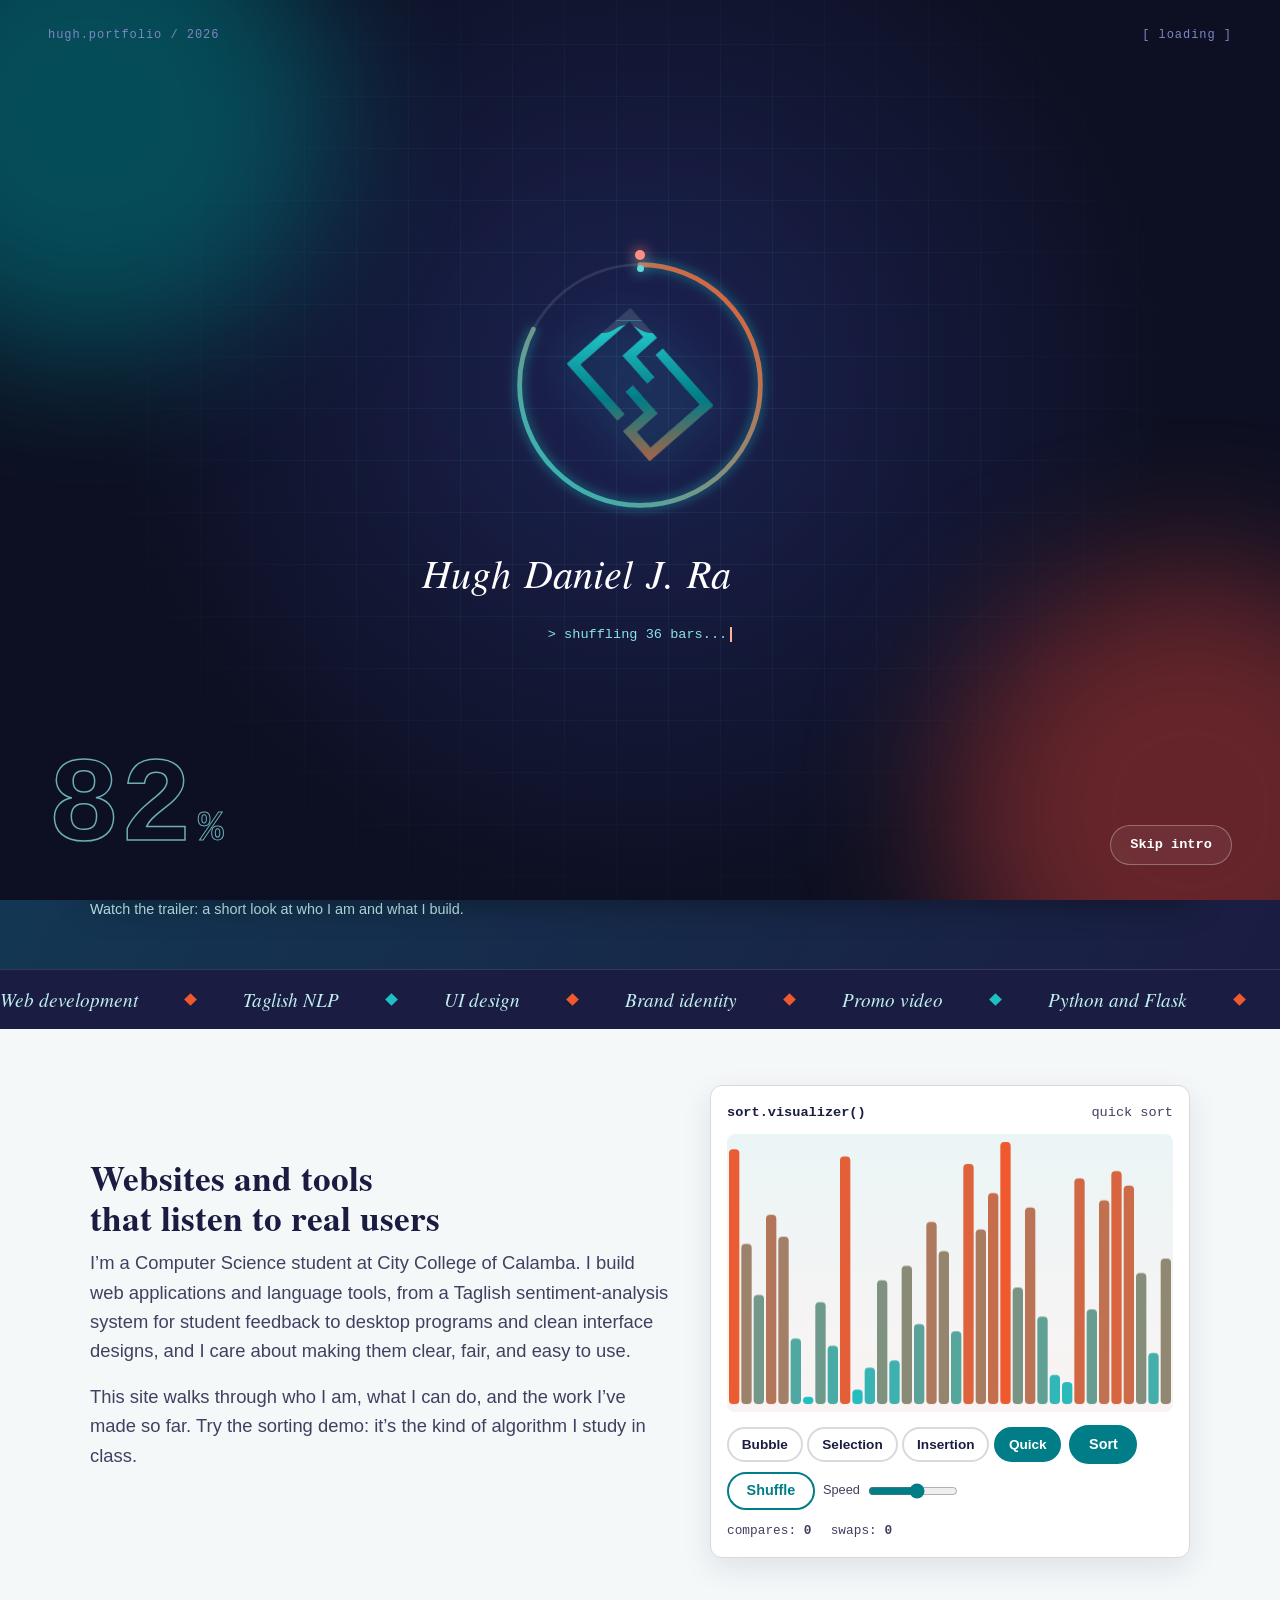
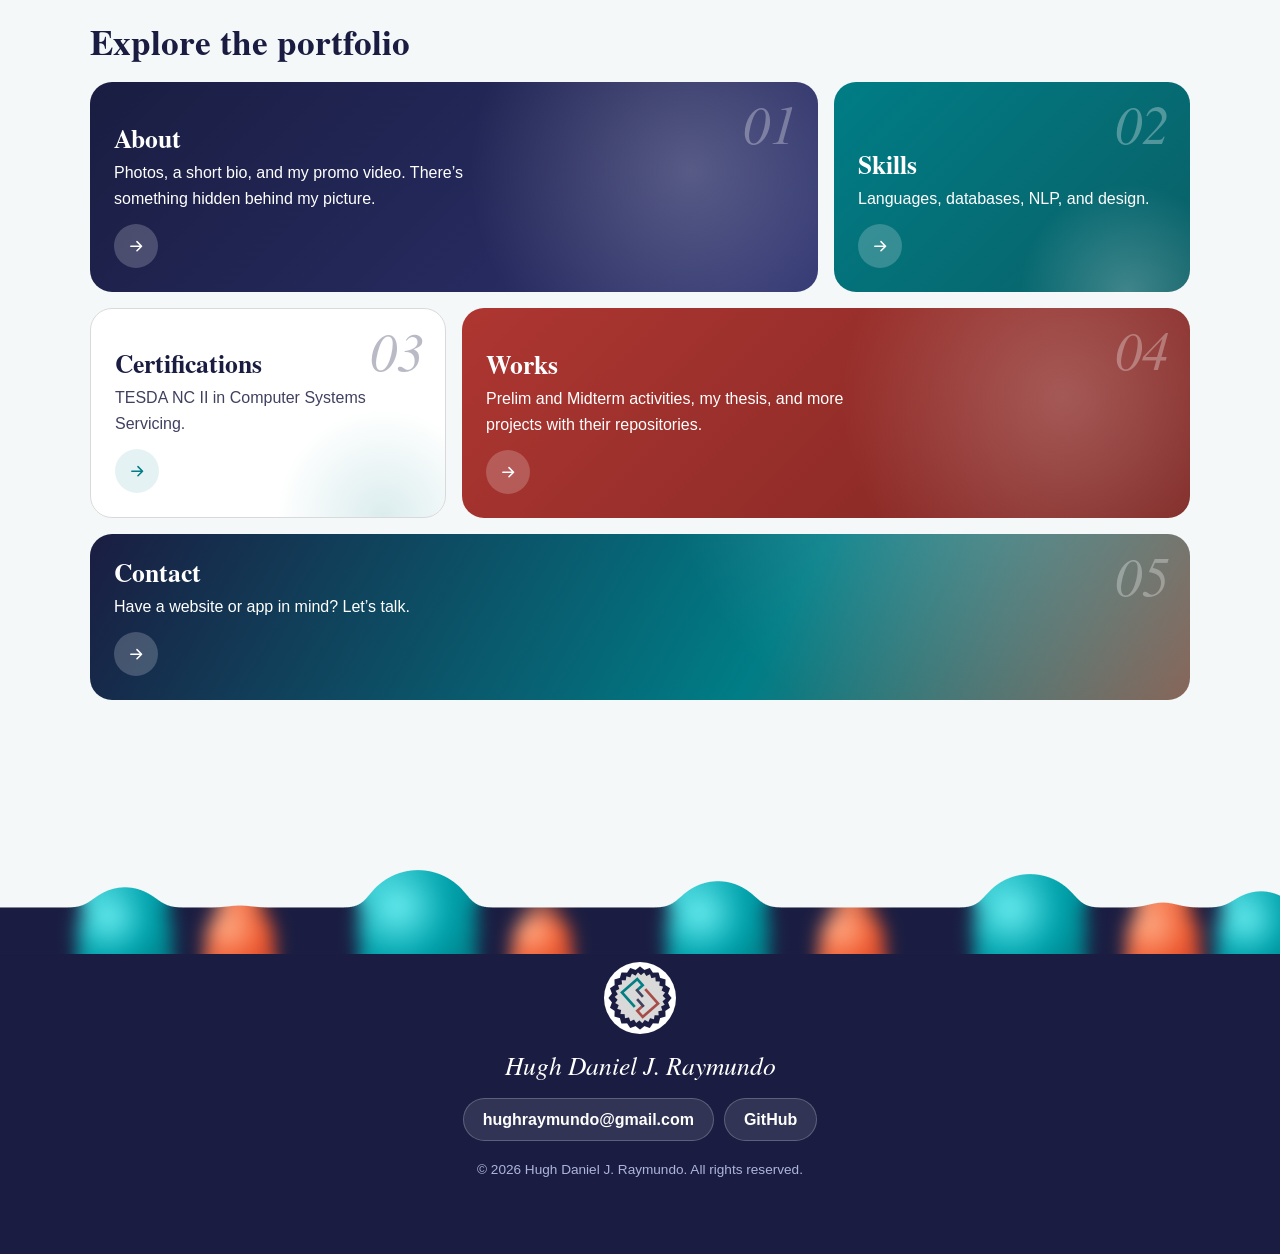
<file: index.html>
<!DOCTYPE html>
<html lang="en">
<head>
  <meta charset="utf-8">
  <meta name="viewport" content="width=device-width, initial-scale=1">
  <title>Home | Hugh Daniel J. Raymundo</title>
  <meta name="description" content="Portfolio of Hugh Daniel J. Raymundo, Computer Science student: web development, Taglish sentiment analysis, and UI design.">
  <meta property="og:type" content="website">
  <meta property="og:site_name" content="Hugh Daniel J. Raymundo">
  <meta property="og:title" content="Home | Hugh Daniel J. Raymundo">
  <meta property="og:description" content="Portfolio of Hugh Daniel J. Raymundo, Computer Science student: web development, Taglish sentiment analysis, and UI design.">
  <meta property="og:url" content="https://hughtube-coder.github.io/GD_Portfolio/">
  <meta property="og:image" content="https://hughtube-coder.github.io/GD_Portfolio/og-image.jpg">
  <meta property="og:image:width" content="1200">
  <meta property="og:image:height" content="630">
  <meta property="og:image:alt" content="Hugh Daniel J. Raymundo, Computer Science student and web developer">
  <meta name="twitter:card" content="summary_large_image">
  <link rel="canonical" href="https://hughtube-coder.github.io/GD_Portfolio/">
  <meta name="theme-color" content="#ffffff">
  <link rel="icon" type="image/png" href="logo.png">
  <script>try{var d=document.documentElement;d.classList.add("js");if(localStorage.getItem("theme")==="dark")d.setAttribute("data-theme","dark");if(localStorage.getItem("lava")==="off")d.classList.add("no-lava")}catch(e){}try{if(!sessionStorage.getItem("seen")&&!matchMedia("(prefers-reduced-motion: reduce)").matches){document.documentElement.classList.add("preload");setTimeout(function(){document.documentElement.classList.remove("preload")},9000)}}catch(e){}</script>
  <link rel="stylesheet" href="style.css">
  <script src="script.js" defer></script>
  <script src="sorter.js" defer></script>
</head>
<body>
  <a class="skip-link" href="#main">Skip to main content</a>
  <div class="progress" aria-hidden="true"></div>
  <header class="site-header">
    <div class="wrap">
      <a class="brand" href="index.html" aria-label="Hugh Daniel J. Raymundo, home"><img class="brand-mark" width="126" height="132" src="logo-mark.png" alt=""><span class="brand-name"><span class="brand-first">Hugh Daniel J.</span><span class="brand-last">Raymundo</span></span></a>
      <button class="nav-toggle" type="button" aria-expanded="false" aria-controls="site-nav">Menu</button>
      <nav class="nav" id="site-nav" aria-label="Main">
        <a href="index.html" aria-current="page">Home</a>
        <a href="about.html">About</a>
        <a href="skills.html">Skills</a>
        <a href="certifications.html">Certifications</a>
        <a href="works.html">Works</a>
        <a href="contact.html">Contact</a>
      </nav>
    </div>
  </header>

  <main id="main">
    <section class="hero">
      <div class="wrap">
        <h1>Hugh Daniel J. Raymundo</h1>
        <p class="tagline">Power in Balance</p>
        <p class="typed-line">I&rsquo;m into <span data-typed data-words="web development|Taglish NLP|UI design|brand identity|promo storytelling">web development</span><span class="caret" aria-hidden="true"></span></p>
        <div class="video-frame">
          <video controls preload="metadata" poster="poster.jpg">
            <source src="promo.mp4" type="video/mp4">
            Your browser does not support video playback.
          </video>
        </div>
        <p class="video-caption">Watch the trailer: a short look at who I am and what I build.</p>
      </div>
    </section>

    <div class="marquee" role="group" aria-label="What I work with">
      <ul data-marquee>
        <li>Web development</li><li>Taglish NLP</li><li>UI design</li><li>Brand identity</li><li>Promo video</li><li>Python and Flask</li><li>Computer systems servicing</li>
      </ul>
    </div>


    <section class="section">
      <div class="wrap intro">
        <div class="intro-text">
          <h2>Websites and tools that listen to real users</h2>
          <p class="lede">I&rsquo;m a Computer Science student at City College of Calamba. I build web applications and language tools, from a Taglish sentiment-analysis system for student feedback to desktop programs and clean interface designs, and I care about making them clear, fair, and easy to use.</p>
          <p class="lede">This site walks through who I am, what I can do, and the work I&rsquo;ve made so far. Try the sorting demo: it&rsquo;s the kind of algorithm I study in class.</p>
        </div>
        <div class="sorter" data-sorter></div>
      </div>
    </section>

    <section class="section--tight">
      <div class="wrap">
        <h2>Explore the portfolio</h2>
        <nav class="tiles" aria-label="Explore the portfolio">
          <a class="tile tile--navy tile--w4" href="about.html"><span class="tile-no" aria-hidden="true">01</span><h3>About</h3><p>Photos, a short bio, and my promo video. There&rsquo;s something hidden behind my picture.</p><span class="tile-go" data-icon="arrow" aria-hidden="true"></span></a>
          <a class="tile tile--teal tile--w2" href="skills.html"><span class="tile-no" aria-hidden="true">02</span><h3>Skills</h3><p>Languages, databases, NLP, and design.</p><span class="tile-go" data-icon="arrow" aria-hidden="true"></span></a>
          <a class="tile tile--paper tile--w2" href="certifications.html"><span class="tile-no" aria-hidden="true">03</span><h3>Certifications</h3><p>TESDA NC II in Computer Systems Servicing.</p><span class="tile-go" data-icon="arrow" aria-hidden="true"></span></a>
          <a class="tile tile--red tile--w4" href="works.html"><span class="tile-no" aria-hidden="true">04</span><h3>Works</h3><p>Prelim and Midterm activities, my thesis, and more projects with their repositories.</p><span class="tile-go" data-icon="arrow" aria-hidden="true"></span></a>
          <a class="tile tile--lava tile--w6" href="contact.html"><span class="tile-no" aria-hidden="true">05</span><h3>Contact</h3><p>Have a website or app in mind? Let&rsquo;s talk.</p><span class="tile-go" data-icon="arrow" aria-hidden="true"></span></a>
        </nav>
      </div>
    </section>
  </main>

  <footer class="site-footer">
    <div class="foot-lava" aria-hidden="true"></div>
    <div class="wrap foot-body">
      <img width="256" height="256" src="badge1.png" alt="">
      <p class="foot-name">Hugh Daniel J. Raymundo</p>
      <p class="foot-links">
        <a class="pill" href="mailto:hughraymundo@gmail.com">hughraymundo@gmail.com</a>
        <a class="pill" href="https://github.com/hughtube-coder">GitHub</a>
      </p>
      <p class="copy">&copy; 2026 Hugh Daniel J. Raymundo. All rights reserved.</p>
    </div>
  </footer>
  <button class="to-top" type="button" aria-label="Back to top" data-icon="up"></button>
</body>
</html>
</file>
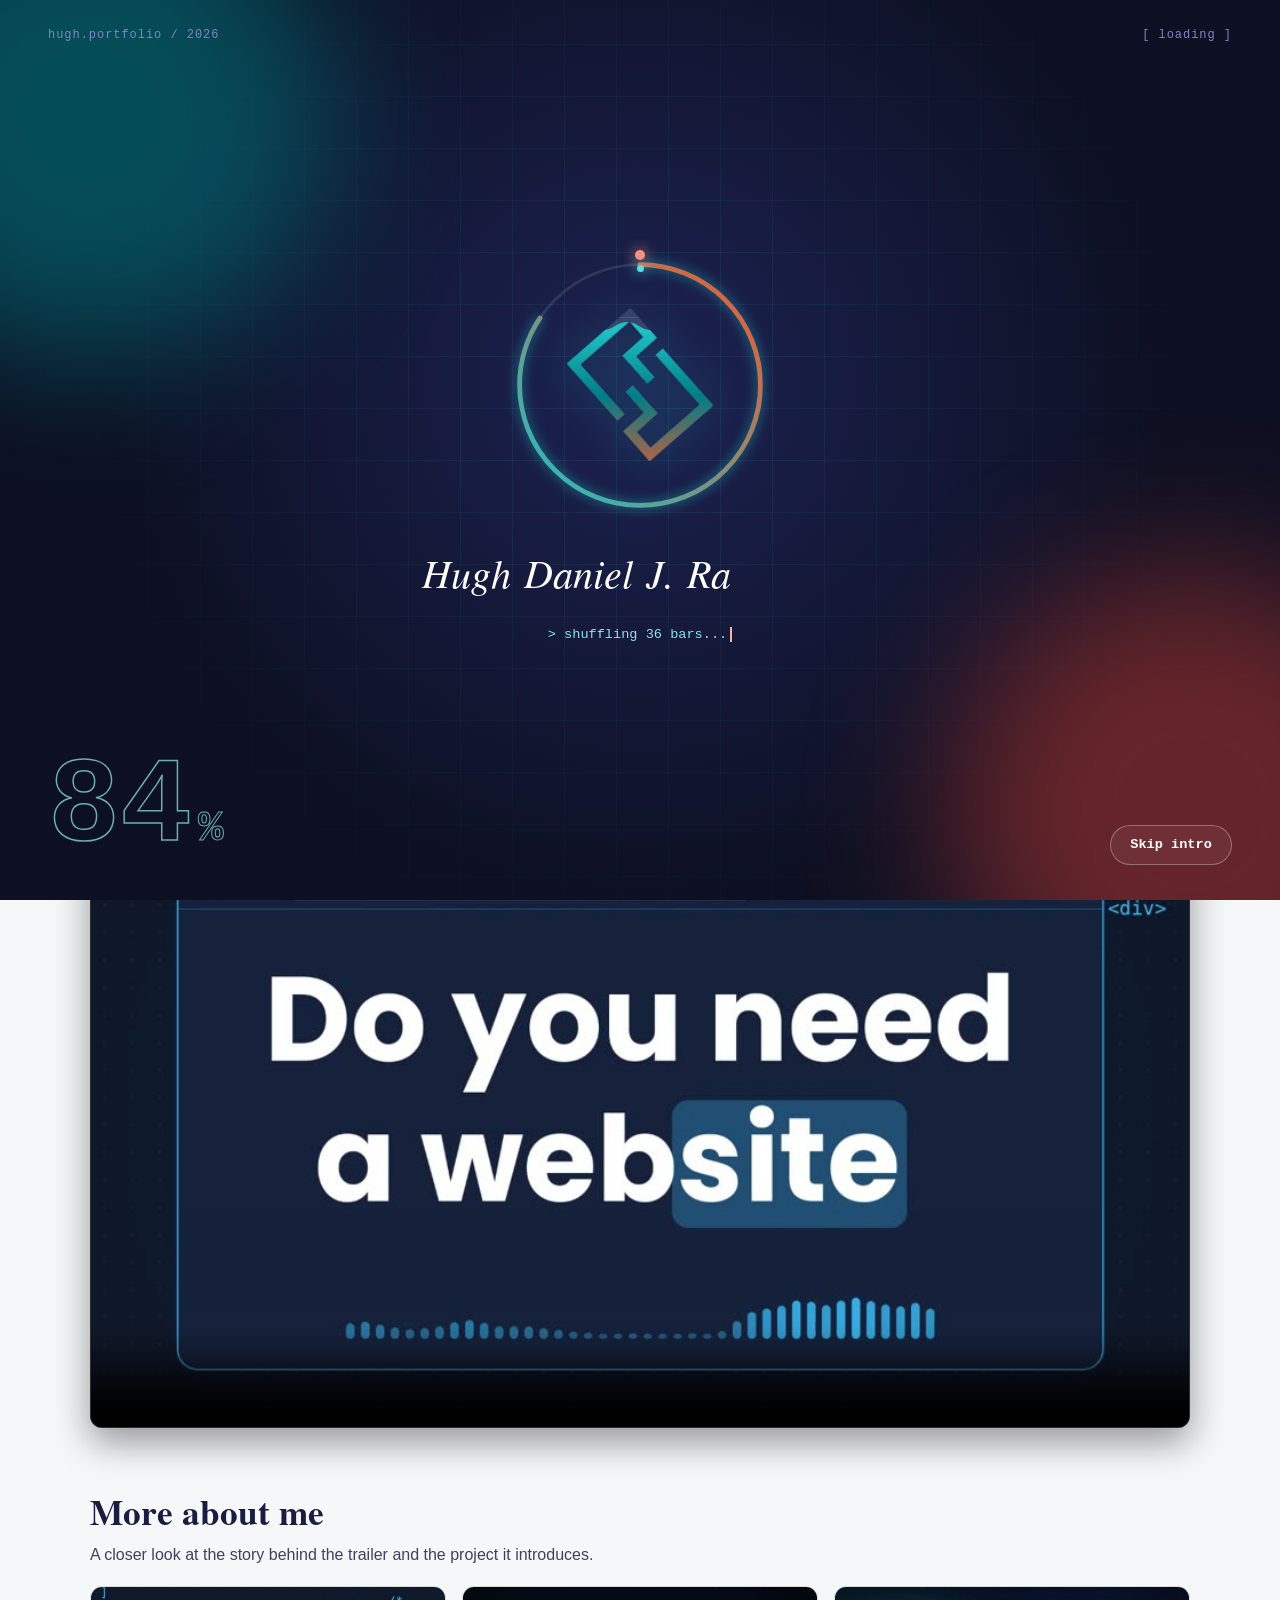
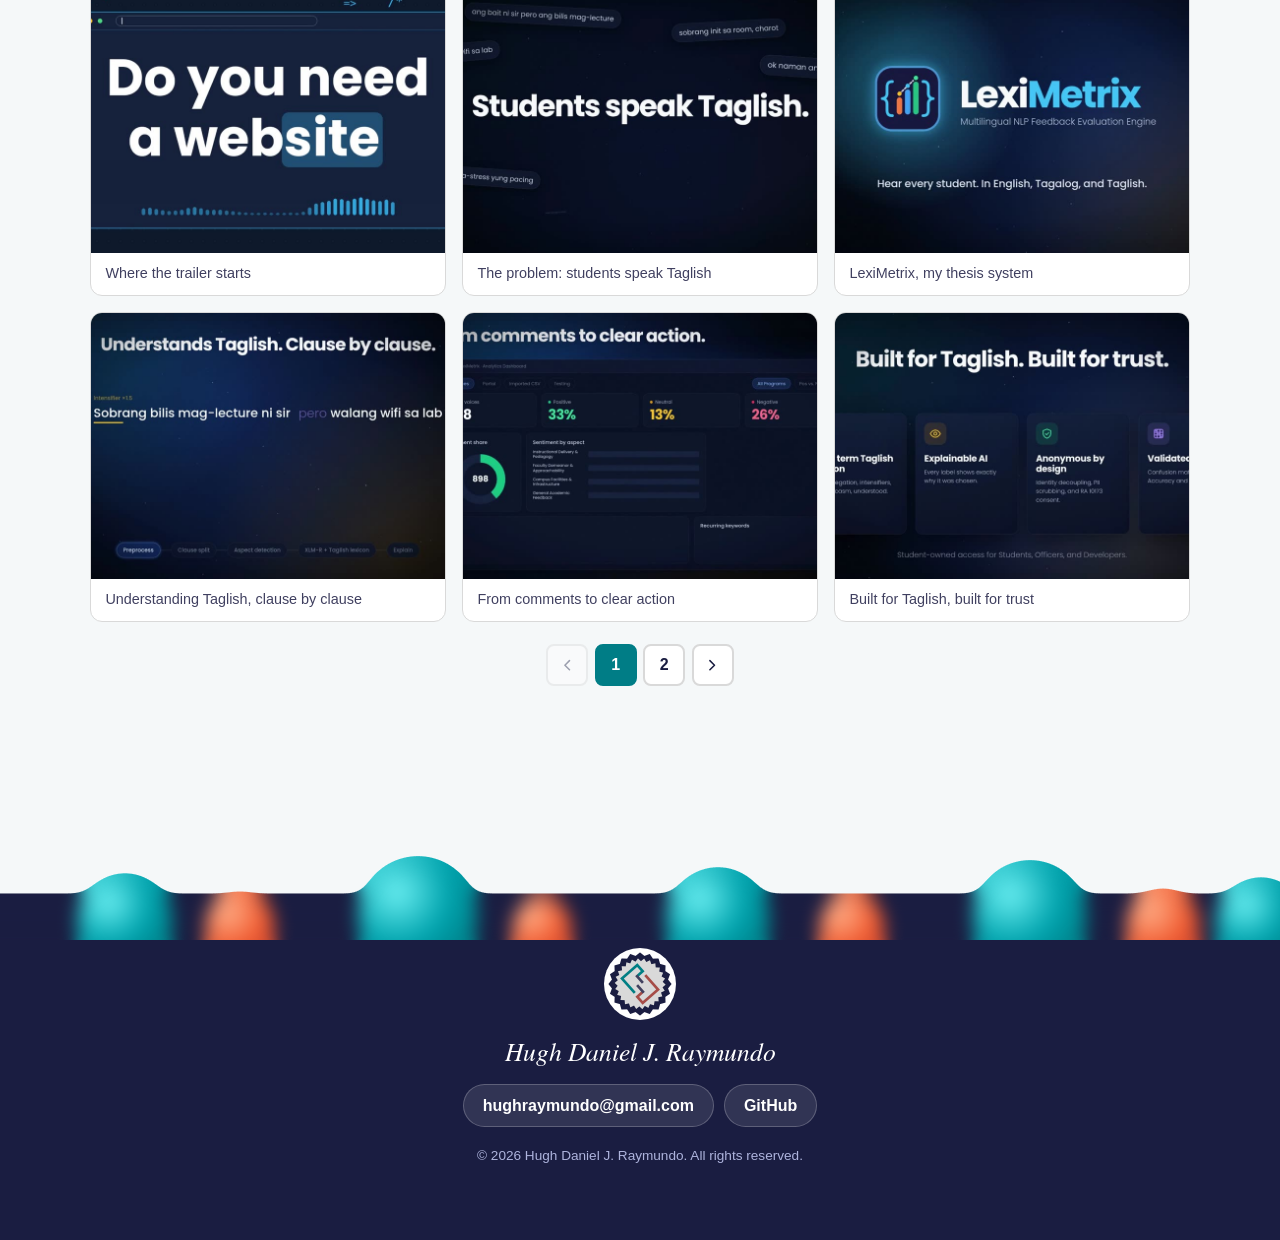
<file: about.html>
<!DOCTYPE html>
<html lang="en">
<head>
  <meta charset="utf-8">
  <meta name="viewport" content="width=device-width, initial-scale=1">
  <title>About | Hugh Daniel J. Raymundo</title>
  <meta name="description" content="About Hugh Daniel J. Raymundo: bio, skills, certifications, and how to get in touch.">
  <meta property="og:type" content="website">
  <meta property="og:site_name" content="Hugh Daniel J. Raymundo">
  <meta property="og:title" content="About | Hugh Daniel J. Raymundo">
  <meta property="og:description" content="About Hugh Daniel J. Raymundo: bio, skills, certifications, and how to get in touch.">
  <meta property="og:url" content="https://hughtube-coder.github.io/GD_Portfolio/about.html">
  <meta property="og:image" content="https://hughtube-coder.github.io/GD_Portfolio/og-image.jpg">
  <meta property="og:image:width" content="1200">
  <meta property="og:image:height" content="630">
  <meta property="og:image:alt" content="Hugh Daniel J. Raymundo, Computer Science student and web developer">
  <meta name="twitter:card" content="summary_large_image">
  <link rel="canonical" href="https://hughtube-coder.github.io/GD_Portfolio/about.html">
  <meta name="theme-color" content="#ffffff">
  <link rel="icon" type="image/png" href="logo.png">
  <script>try{var d=document.documentElement;d.classList.add("js");if(localStorage.getItem("theme")==="dark")d.setAttribute("data-theme","dark");if(localStorage.getItem("lava")==="off")d.classList.add("no-lava")}catch(e){}try{if(!sessionStorage.getItem("seen")&&!matchMedia("(prefers-reduced-motion: reduce)").matches){document.documentElement.classList.add("preload");setTimeout(function(){document.documentElement.classList.remove("preload")},9000)}}catch(e){}</script>
  <link rel="stylesheet" href="style.css">
  <link rel="stylesheet" href="console.css">
  <script src="script.js" defer></script>
  <script src="console.js" defer></script>
</head>
<body>
  <a class="skip-link" href="#main">Skip to main content</a>
  <div class="progress" aria-hidden="true"></div>
  <header class="site-header">
    <div class="wrap">
      <a class="brand" href="index.html" aria-label="Hugh Daniel J. Raymundo, home"><img class="brand-mark" width="126" height="132" src="logo-mark.png" alt=""><span class="brand-name"><span class="brand-first">Hugh Daniel J.</span><span class="brand-last">Raymundo</span></span></a>
      <button class="nav-toggle" type="button" aria-expanded="false" aria-controls="site-nav">Menu</button>
      <nav class="nav" id="site-nav" aria-label="Main">
        <a href="index.html">Home</a>
        <a href="about.html" aria-current="page">About</a>
        <a href="skills.html">Skills</a>
        <a href="certifications.html">Certifications</a>
        <a href="works.html">Works</a>
        <a href="contact.html">Contact</a>
      </nav>
    </div>
  </header>

  <main id="main">
    <section class="section">
      <div class="wrap profile">
        <div class="photo-wrap">
          <button class="photo-btn" type="button" aria-haspopup="dialog" aria-controls="console" aria-label="Open my hidden console (click my photo)">
            <img width="800" height="1000" src="profile.jpg" alt="Hugh Daniel J. Raymundo">
            <canvas class="photo-code" aria-hidden="true"></canvas>
            <span class="photo-hint" aria-hidden="true">&lt;/&gt; click me</span>
          </button>
        </div>

        <div class="details">
          <h1>Hugh Daniel J. Raymundo</h1>
          <dl>
            <dt>Details</dt>
            <dd>Computer Science student at City College of Calamba (3CS4). I design and build web applications, with a focus on language tools for Filipino users.</dd>
            <dt>More details</dt>
            <dd>My thesis, LexiMetrix, is a Taglish sentiment-analysis system that turns anonymous student feedback into clear action for campus offices. Outside class I make desktop programs, interface designs, and promo videos.</dd>
            <dt>Focus areas</dt>
            <dd>
              <div class="chips">
                <span class="chip">Web development</span>
                <span class="chip">NLP</span>
                <span class="chip">UI design</span>
              </div>
            </dd>
          </dl>
        </div>
      </div>
    </section>

    <section class="section--tight" id="promo">
      <div class="wrap">
        <h2>Watch my promo</h2>
        <p class="lede">A short video introduction: who I am and what I build.</p>
        <div class="video-frame" style="margin-top:1.2rem">
          <video controls preload="metadata" poster="poster.jpg">
            <source src="promo.mp4" type="video/mp4">
            Your browser does not support video playback.
          </video>
        </div>
      </div>
    </section>

    <section class="section--tight">
      <div class="wrap">
        <h2>More about me</h2>
        <p>A closer look at the story behind the trailer and the project it introduces.</p>
        <div class="gallery" data-gallery data-per-page="6">
          <figure><img width="960" height="540" src="tile-01.jpg" alt="Trailer title card: Do you need a website?" loading="lazy"><figcaption>Where the trailer starts</figcaption></figure>
          <figure><img width="960" height="540" src="tile-02.jpg" alt="Title card: Students speak Taglish" loading="lazy"><figcaption>The problem: students speak Taglish</figcaption></figure>
          <figure><img width="960" height="540" src="tile-03.jpg" alt="LexiMetrix logo and tagline" loading="lazy"><figcaption>LexiMetrix, my thesis system</figcaption></figure>
          <figure><img width="960" height="540" src="tile-04.jpg" alt="LexiMetrix analyzing a Taglish comment clause by clause" loading="lazy"><figcaption>Understanding Taglish, clause by clause</figcaption></figure>
          <figure><img width="960" height="540" src="tile-05.jpg" alt="LexiMetrix dashboard overview" loading="lazy"><figcaption>From comments to clear action</figcaption></figure>
          <figure><img width="960" height="540" src="tile-06.jpg" alt="Four feature cards: Taglish lexicon, explainable AI, anonymous by design, validated live" loading="lazy"><figcaption>Built for Taglish, built for trust</figcaption></figure>
          <figure><img width="960" height="540" src="tile-07.jpg" alt="Dashboard showing a community action alert" loading="lazy"><figcaption>Community action alerts</figcaption></figure>
          <figure><img width="960" height="540" src="tile-10.jpg" alt="LexiMetrix analysis results screen" loading="lazy"><figcaption>Turning feedback into insight</figcaption></figure>
        </div>
        <div class="pager" data-pager aria-label="Gallery pages"></div>
      </div>
    </section>
  </main>

  <footer class="site-footer">
    <div class="foot-lava" aria-hidden="true"></div>
    <div class="wrap foot-body">
      <img width="256" height="256" src="badge1.png" alt="">
      <p class="foot-name">Hugh Daniel J. Raymundo</p>
      <p class="foot-links">
        <a class="pill" href="mailto:hughraymundo@gmail.com">hughraymundo@gmail.com</a>
        <a class="pill" href="https://github.com/hughtube-coder">GitHub</a>
      </p>
      <p class="copy">&copy; 2026 Hugh Daniel J. Raymundo. All rights reserved.</p>
    </div>
  </footer>
  <button class="to-top" type="button" aria-label="Back to top" data-icon="up"></button>
</body>
</html>
</file>
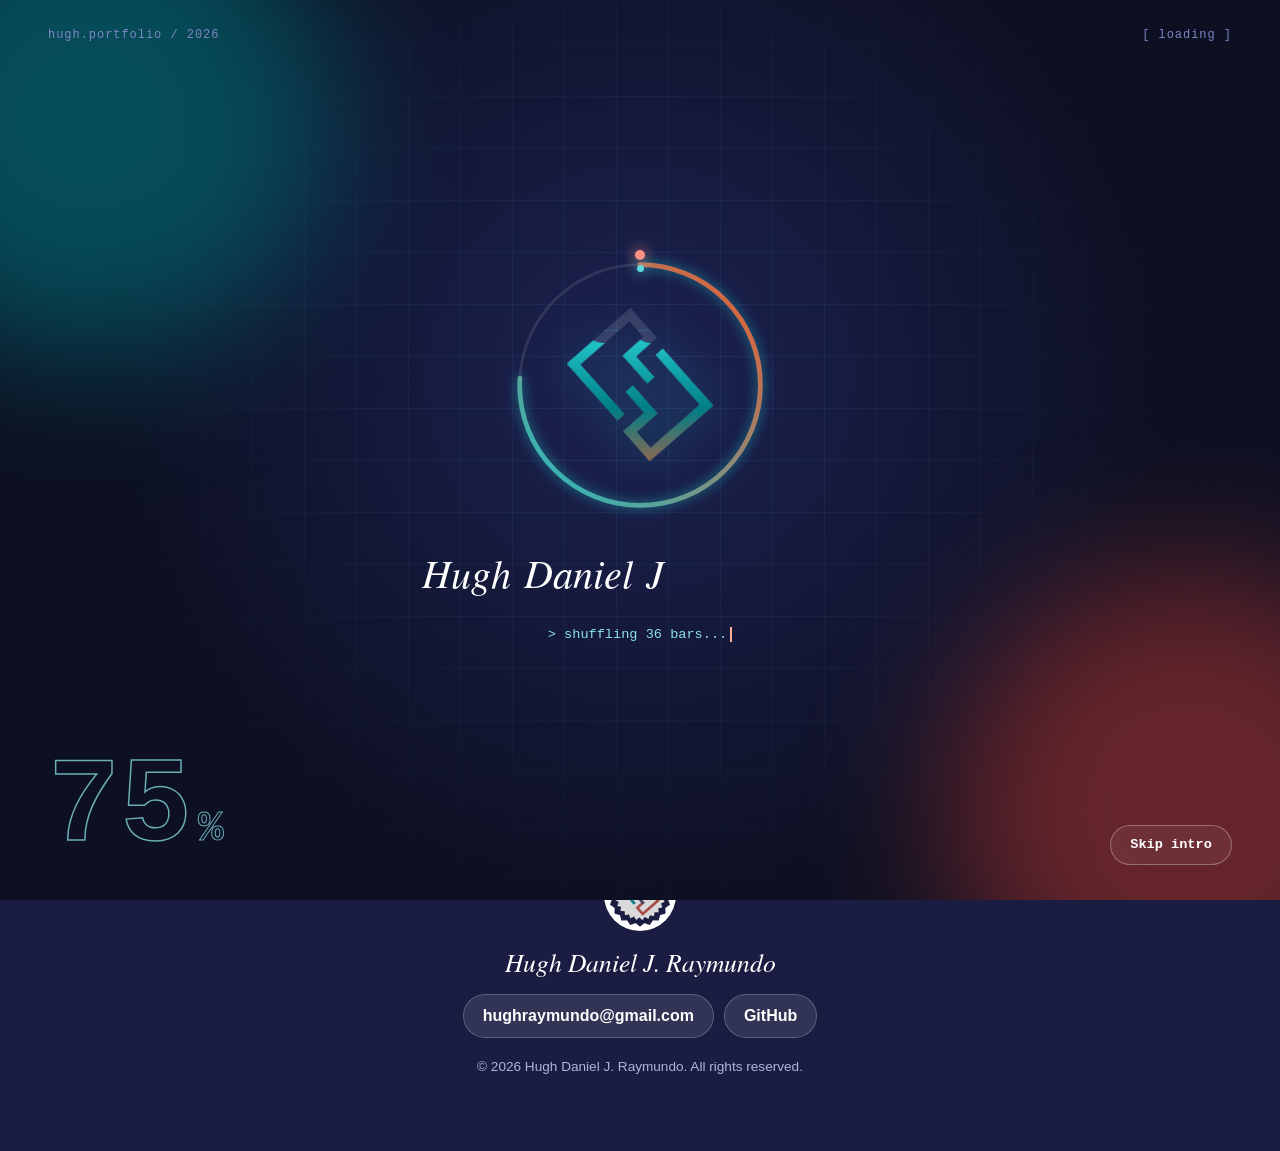
<file: certifications.html>
<!DOCTYPE html>
<html lang="en">
<head>
  <meta charset="utf-8">
  <meta name="viewport" content="width=device-width, initial-scale=1">
  <title>Certifications | Hugh Daniel J. Raymundo</title>
  <meta name="description" content="TESDA National Certificate II in Computer Systems Servicing, issued May 4, 2024 to Hugh Daniel J. Raymundo.">
  <meta property="og:type" content="website">
  <meta property="og:site_name" content="Hugh Daniel J. Raymundo">
  <meta property="og:title" content="Certifications | Hugh Daniel J. Raymundo">
  <meta property="og:description" content="TESDA National Certificate II in Computer Systems Servicing, issued May 4, 2024 to Hugh Daniel J. Raymundo.">
  <meta property="og:url" content="https://hughtube-coder.github.io/GD_Portfolio/certifications.html">
  <meta property="og:image" content="https://hughtube-coder.github.io/GD_Portfolio/og-image.jpg">
  <meta property="og:image:width" content="1200">
  <meta property="og:image:height" content="630">
  <meta property="og:image:alt" content="Hugh Daniel J. Raymundo, Computer Science student and web developer">
  <meta name="twitter:card" content="summary_large_image">
  <link rel="canonical" href="https://hughtube-coder.github.io/GD_Portfolio/certifications.html">
  <meta name="theme-color" content="#ffffff">
  <link rel="icon" type="image/png" href="logo.png">
  <script>try{var d=document.documentElement;d.classList.add("js");if(localStorage.getItem("theme")==="dark")d.setAttribute("data-theme","dark");if(localStorage.getItem("lava")==="off")d.classList.add("no-lava")}catch(e){}try{if(!sessionStorage.getItem("seen")&&!matchMedia("(prefers-reduced-motion: reduce)").matches){document.documentElement.classList.add("preload");setTimeout(function(){document.documentElement.classList.remove("preload")},9000)}}catch(e){}</script>
  <link rel="stylesheet" href="style.css">
  <script src="script.js" defer></script>
</head>
<body>
  <a class="skip-link" href="#main">Skip to main content</a>
  <div class="progress" aria-hidden="true"></div>
  <header class="site-header">
    <div class="wrap">
      <a class="brand" href="index.html" aria-label="Hugh Daniel J. Raymundo, home"><img class="brand-mark" width="126" height="132" src="logo-mark.png" alt=""><span class="brand-name"><span class="brand-first">Hugh Daniel J.</span><span class="brand-last">Raymundo</span></span></a>
      <button class="nav-toggle" type="button" aria-expanded="false" aria-controls="site-nav">Menu</button>
      <nav class="nav" id="site-nav" aria-label="Main">
        <a href="index.html">Home</a>
        <a href="about.html">About</a>
        <a href="skills.html">Skills</a>
        <a href="certifications.html" aria-current="page">Certifications</a>
        <a href="works.html">Works</a>
        <a href="contact.html">Contact</a>
      </nav>
    </div>
  </header>

  <main id="main">
    <section class="section">
      <div class="wrap">
        <h1>Certifications</h1>
        <p class="lede">Credentials that back up the skills on this site.</p>
        <article class="cert-entry">
          <div class="cert-media"><img width="1000" height="927" src="cert-nc2.jpg" alt="TESDA National Certificate II in Computer Systems Servicing awarded to Hugh Daniel J. Raymundo" loading="lazy"></div>
          <div>
            <h2 class="h3">National Certificate II: Computer Systems Servicing</h2>
            <p>Issued by the Technical Education and Skills Development Authority (TESDA), Philippines.</p>
            <dl class="cert-facts">
              <dt>Issued</dt><dd>May 4, 2024</dd>
              <dt>Valid until</dt><dd>May 3, 2029</dd>
            </dl>
            <p>Core competencies assessed:</p>
            <ul>
              <li>Install and configure computer systems</li>
              <li>Set up computer networks</li>
              <li>Set up computer servers</li>
              <li>Maintain and repair computer systems and networks</li>
            </ul>
          </div>
        </article>
      </div>
    </section>
  </main>

  <footer class="site-footer">
    <div class="foot-lava" aria-hidden="true"></div>
    <div class="wrap foot-body">
      <img width="256" height="256" src="badge1.png" alt="">
      <p class="foot-name">Hugh Daniel J. Raymundo</p>
      <p class="foot-links">
        <a class="pill" href="mailto:hughraymundo@gmail.com">hughraymundo@gmail.com</a>
        <a class="pill" href="https://github.com/hughtube-coder">GitHub</a>
      </p>
      <p class="copy">&copy; 2026 Hugh Daniel J. Raymundo. All rights reserved.</p>
    </div>
  </footer>
  <button class="to-top" type="button" aria-label="Back to top" data-icon="up"></button>
</body>
</html>
</file>
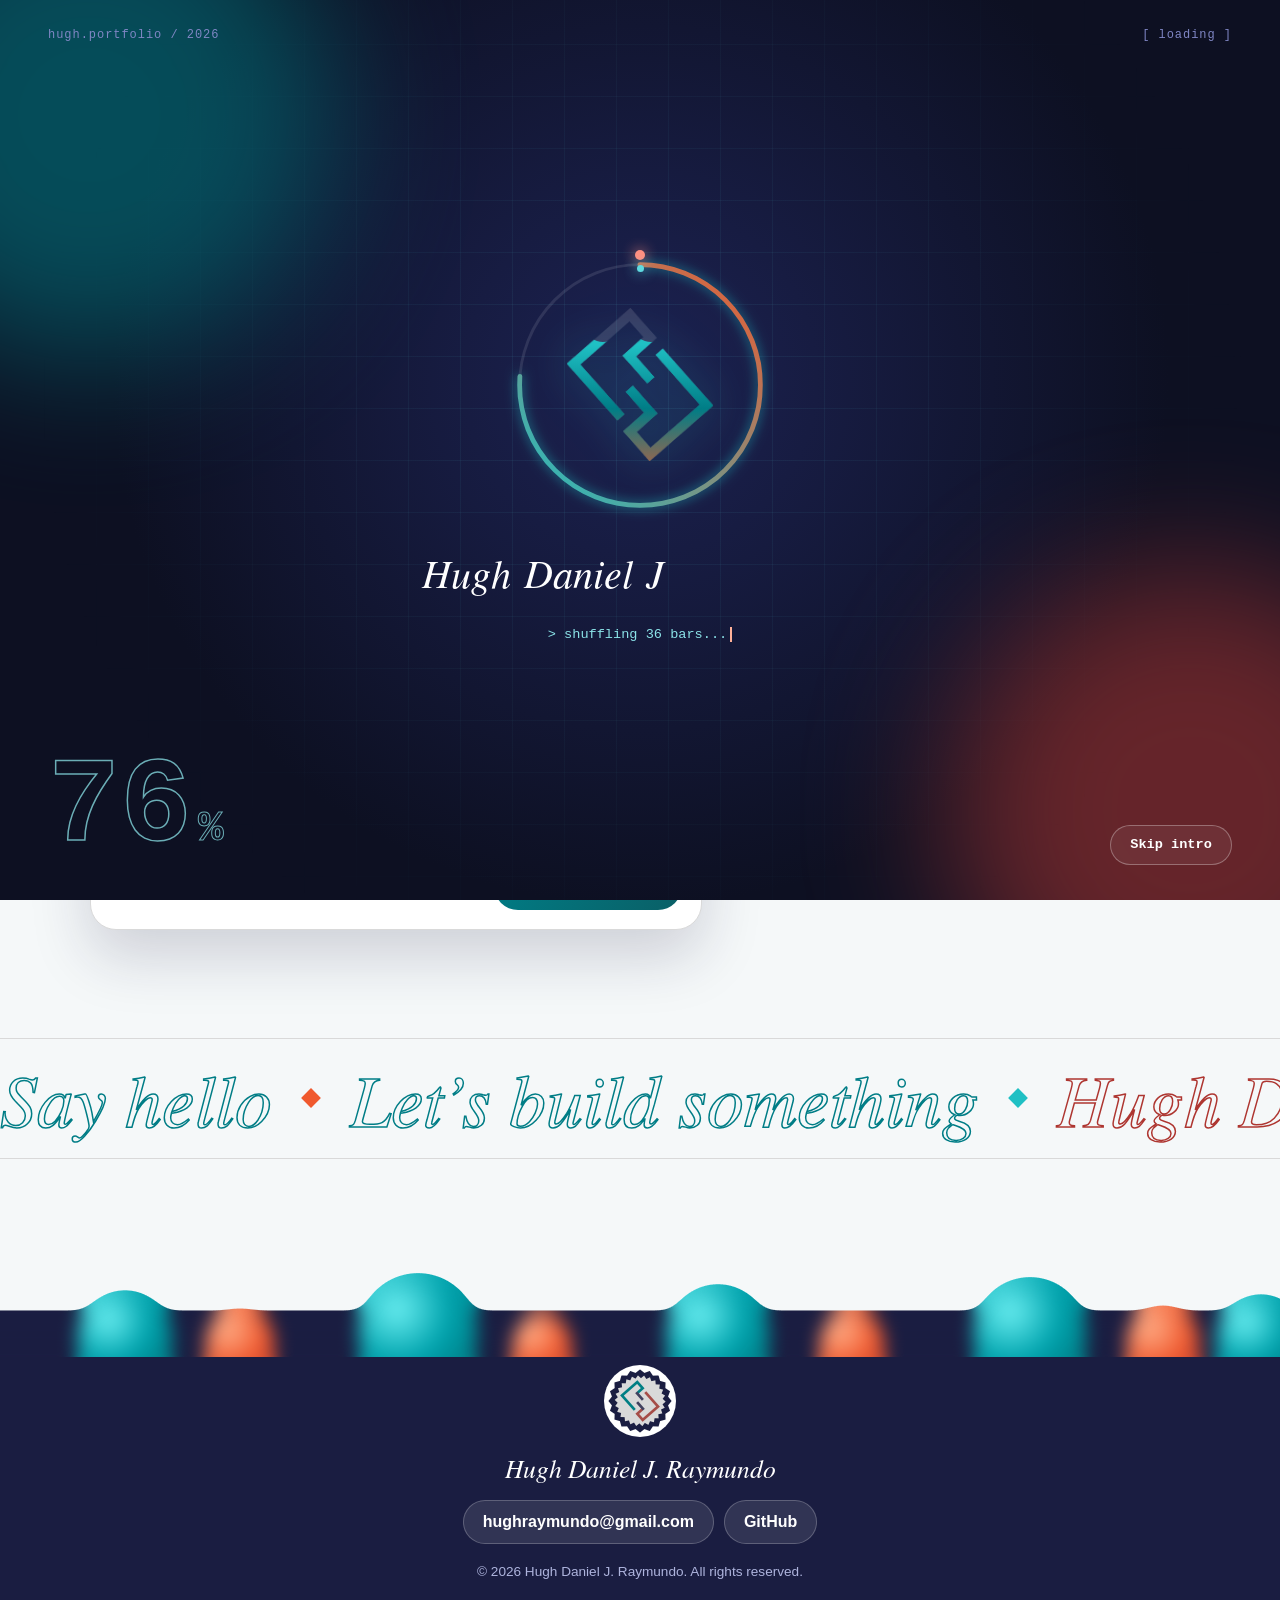
<file: contact.html>
<!DOCTYPE html>
<html lang="en">
<head>
  <meta charset="utf-8">
  <meta name="viewport" content="width=device-width, initial-scale=1">
  <title>Contact | Hugh Daniel J. Raymundo</title>
  <meta name="description" content="Contact Hugh Daniel J. Raymundo: send a message, email, or find him on GitHub.">
  <meta property="og:type" content="website">
  <meta property="og:site_name" content="Hugh Daniel J. Raymundo">
  <meta property="og:title" content="Contact | Hugh Daniel J. Raymundo">
  <meta property="og:description" content="Contact Hugh Daniel J. Raymundo: send a message, email, or find him on GitHub.">
  <meta property="og:url" content="https://hughtube-coder.github.io/GD_Portfolio/contact.html">
  <meta property="og:image" content="https://hughtube-coder.github.io/GD_Portfolio/og-image.jpg">
  <meta property="og:image:width" content="1200">
  <meta property="og:image:height" content="630">
  <meta property="og:image:alt" content="Hugh Daniel J. Raymundo, Computer Science student and web developer">
  <meta name="twitter:card" content="summary_large_image">
  <link rel="canonical" href="https://hughtube-coder.github.io/GD_Portfolio/contact.html">
  <meta name="theme-color" content="#ffffff">
  <link rel="icon" type="image/png" href="logo.png">
  <script>try{var d=document.documentElement;d.classList.add("js");if(localStorage.getItem("theme")==="dark")d.setAttribute("data-theme","dark");if(localStorage.getItem("lava")==="off")d.classList.add("no-lava")}catch(e){}try{if(!sessionStorage.getItem("seen")&&!matchMedia("(prefers-reduced-motion: reduce)").matches){document.documentElement.classList.add("preload");setTimeout(function(){document.documentElement.classList.remove("preload")},9000)}}catch(e){}</script>
  <link rel="stylesheet" href="style.css">
  <link rel="stylesheet" href="contact.css">
  <script src="script.js" defer></script>
  <script src="contact.js" defer></script>
</head>
<body>
  <a class="skip-link" href="#main">Skip to main content</a>
  <div class="progress" aria-hidden="true"></div>
  <header class="site-header">
    <div class="wrap">
      <a class="brand" href="index.html" aria-label="Hugh Daniel J. Raymundo, home"><img class="brand-mark" width="126" height="132" src="logo-mark.png" alt=""><span class="brand-name"><span class="brand-first">Hugh Daniel J.</span><span class="brand-last">Raymundo</span></span></a>
      <button class="nav-toggle" type="button" aria-expanded="false" aria-controls="site-nav">Menu</button>
      <nav class="nav" id="site-nav" aria-label="Main">
        <a href="index.html">Home</a>
        <a href="about.html">About</a>
        <a href="skills.html">Skills</a>
        <a href="certifications.html">Certifications</a>
        <a href="works.html">Works</a>
        <a href="contact.html" aria-current="page">Contact</a>
      </nav>
    </div>
  </header>

  <main id="main">
    <section class="section contact-top">
      <span class="c-orb c-orb--a" aria-hidden="true"></span>
      <span class="c-orb c-orb--b" aria-hidden="true"></span>
      <div class="wrap">
        <h1 class="wave-title">Let&rsquo;s talk.</h1>
        <p class="lede">Have a website, an app, or an idea? Tell me about it here and it lands straight in my inbox.</p>
      </div>
    </section>

    <section class="section--tight">
      <div class="wrap contact-grid">
        <div class="chat" data-chat>
          <div class="chat-head">
            <img class="chat-avatar" width="800" height="1000" src="profile.jpg" alt="">
            <div class="chat-who"><strong>Hugh Daniel J. Raymundo</strong><span>Send me a message</span></div>
          </div>
          <div class="chat-log" role="log" aria-live="polite" aria-label="Conversation"></div>
          <div class="chat-quick" role="group" aria-label="Quick replies" hidden></div>
          <form class="composer" novalidate>
            <label class="sr-only" for="c-name">Your name</label>
            <input id="c-name" name="name" type="text" placeholder="Your name (optional)" autocomplete="name">
            <label class="sr-only" for="c-msg">Your message</label>
            <textarea id="c-msg" name="message" rows="3" placeholder="Write your message here..." required></textarea>
            <button class="send" type="submit"><span>Send message</span><span class="send-icon" data-icon="send" aria-hidden="true"></span></button>
          </form>
        </div>

        <aside class="direct" aria-label="Contact details">
          <h2 class="h3">Or reach me directly</h2>
          <article class="dcard dcard--mail">
            <span class="orb" data-icon="mail" aria-hidden="true"></span>
            <div>
              <h3>Email</h3>
              <p class="dcard-text">hughraymundo@gmail.com</p>
              <div class="dcard-actions">
                <a class="btn" href="mailto:hughraymundo@gmail.com">Open mail</a>
                <button class="copy-btn" type="button" data-copy="hughraymundo@gmail.com"><span class="copy-icon" data-icon="copy" aria-hidden="true"></span><span class="copy-label">Copy</span></button>
              </div>
            </div>
          </article>
          <a class="dcard dcard--git" href="https://github.com/hughtube-coder" target="_blank" rel="noopener">
            <span class="orb" data-icon="github" aria-hidden="true"></span>
            <div>
              <h3>GitHub</h3>
              <p class="dcard-text">github.com/hughtube-coder</p>
              <span class="dcard-link">See my repositories <span data-icon="arrow" aria-hidden="true"></span></span>
            </div>
          </a>
        </aside>
      </div>
    </section>

    <div class="hello-marquee" aria-hidden="true">
      <div class="hello-track">
        <span>Say hello</span><span>Let&rsquo;s build something</span><span>Hugh Daniel J. Raymundo</span><span>Say hello</span><span>Let&rsquo;s build something</span><span>Hugh Daniel J. Raymundo</span>
      </div>
    </div>
  </main>

  <footer class="site-footer">
    <div class="foot-lava" aria-hidden="true"></div>
    <div class="wrap foot-body">
      <img width="256" height="256" src="badge1.png" alt="">
      <p class="foot-name">Hugh Daniel J. Raymundo</p>
      <p class="foot-links">
        <a class="pill" href="mailto:hughraymundo@gmail.com">hughraymundo@gmail.com</a>
        <a class="pill" href="https://github.com/hughtube-coder">GitHub</a>
      </p>
      <p class="copy">&copy; 2026 Hugh Daniel J. Raymundo. All rights reserved.</p>
    </div>
  </footer>
  <button class="to-top" type="button" aria-label="Back to top" data-icon="up"></button>
</body>
</html>
</file>
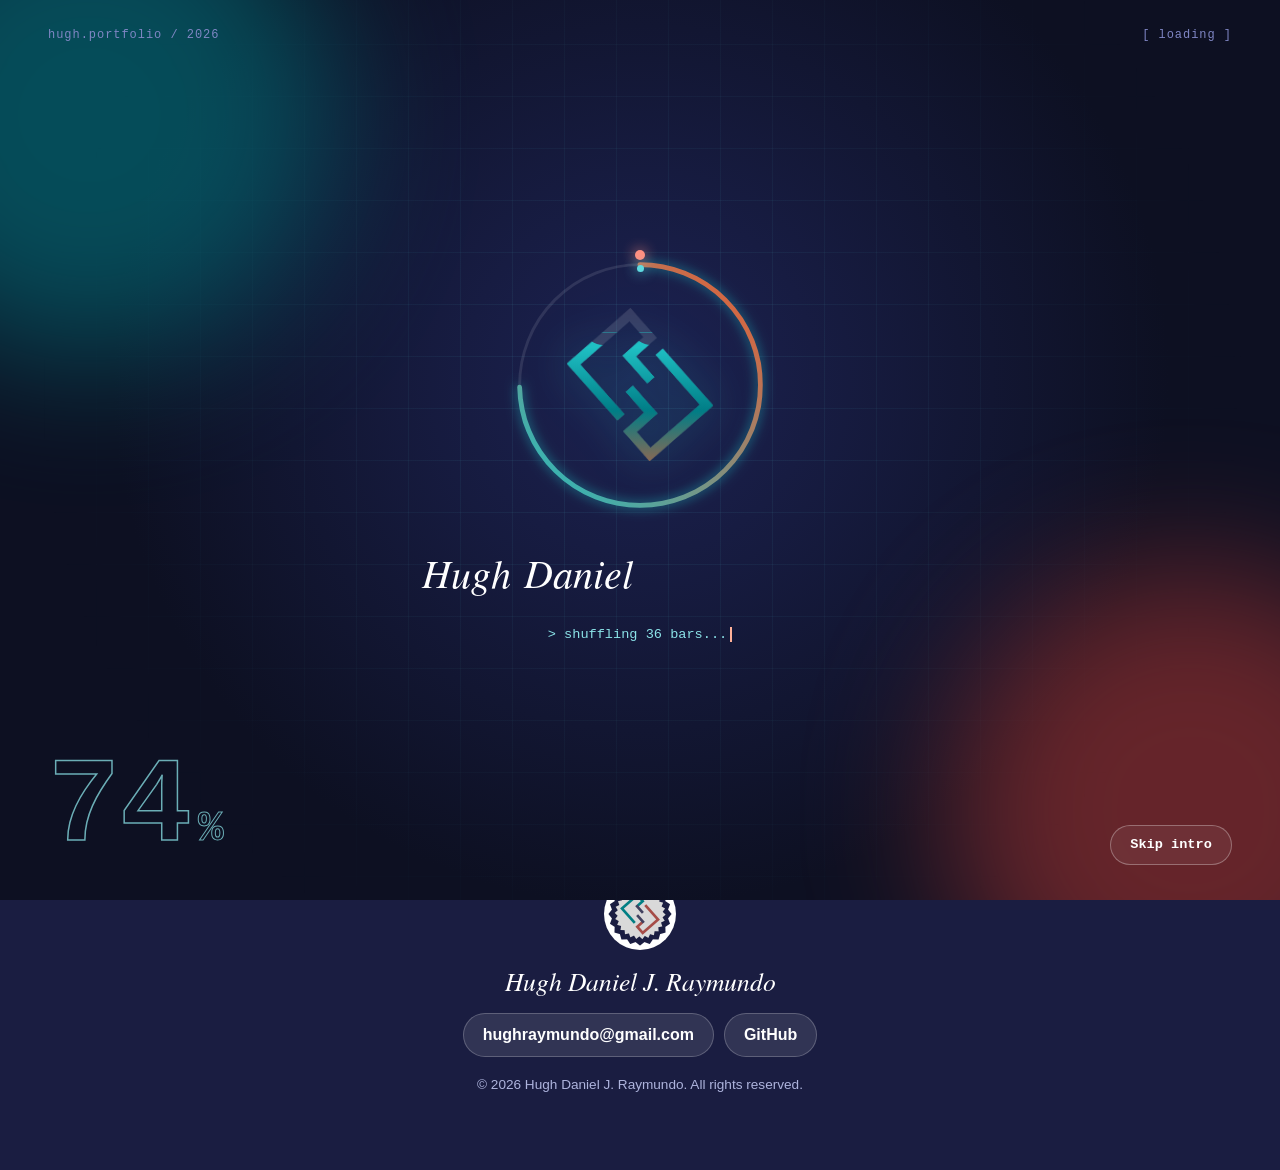
<file: skills.html>
<!DOCTYPE html>
<html lang="en">
<head>
  <meta charset="utf-8">
  <meta name="viewport" content="width=device-width, initial-scale=1">
  <title>Skills | Hugh Daniel J. Raymundo</title>
  <meta name="description" content="Skills of Hugh Daniel J. Raymundo: web development, programming (Python, Java, C, C++, Dart), databases (PostgreSQL, MySQL), AI and NLP, design, and computer systems servicing.">
  <meta property="og:type" content="website">
  <meta property="og:site_name" content="Hugh Daniel J. Raymundo">
  <meta property="og:title" content="Skills | Hugh Daniel J. Raymundo">
  <meta property="og:description" content="Skills of Hugh Daniel J. Raymundo: web development, programming (Python, Java, C, C++, Dart), databases (PostgreSQL, MySQL), AI and NLP, design, and computer systems servicing.">
  <meta property="og:url" content="https://hughtube-coder.github.io/GD_Portfolio/skills.html">
  <meta property="og:image" content="https://hughtube-coder.github.io/GD_Portfolio/og-image.jpg">
  <meta property="og:image:width" content="1200">
  <meta property="og:image:height" content="630">
  <meta property="og:image:alt" content="Hugh Daniel J. Raymundo, Computer Science student and web developer">
  <meta name="twitter:card" content="summary_large_image">
  <link rel="canonical" href="https://hughtube-coder.github.io/GD_Portfolio/skills.html">
  <meta name="theme-color" content="#ffffff">
  <link rel="icon" type="image/png" href="logo.png">
  <script>try{var d=document.documentElement;d.classList.add("js");if(localStorage.getItem("theme")==="dark")d.setAttribute("data-theme","dark");if(localStorage.getItem("lava")==="off")d.classList.add("no-lava")}catch(e){}try{if(!sessionStorage.getItem("seen")&&!matchMedia("(prefers-reduced-motion: reduce)").matches){document.documentElement.classList.add("preload");setTimeout(function(){document.documentElement.classList.remove("preload")},9000)}}catch(e){}</script>
  <link rel="stylesheet" href="style.css">
  <script src="script.js" defer></script>
</head>
<body>
  <a class="skip-link" href="#main">Skip to main content</a>
  <div class="progress" aria-hidden="true"></div>
  <header class="site-header">
    <div class="wrap">
      <a class="brand" href="index.html" aria-label="Hugh Daniel J. Raymundo, home"><img class="brand-mark" width="126" height="132" src="logo-mark.png" alt=""><span class="brand-name"><span class="brand-first">Hugh Daniel J.</span><span class="brand-last">Raymundo</span></span></a>
      <button class="nav-toggle" type="button" aria-expanded="false" aria-controls="site-nav">Menu</button>
      <nav class="nav" id="site-nav" aria-label="Main">
        <a href="index.html">Home</a>
        <a href="about.html">About</a>
        <a href="skills.html" aria-current="page">Skills</a>
        <a href="certifications.html">Certifications</a>
        <a href="works.html">Works</a>
        <a href="contact.html">Contact</a>
      </nav>
    </div>
  </header>

  <main id="main">
    <section class="section">
      <div class="wrap">
        <h1>Skills</h1>
        <p class="lede">The tools and techniques I work with, from building web apps to setting up the computers they run on.</p>
        <div class="skills">
          <div>
            <h2 class="h3">Web development</h2>
            <ul><li>HTML, CSS, JavaScript</li><li>Responsive layouts</li><li>Flask web apps</li></ul>
          </div>
          <div>
            <h2 class="h3">Programming</h2>
            <ul><li>Python</li><li>Java</li><li>C and C++ (Win32 GDI desktop apps)</li><li>Dart</li><li>Git and GitHub</li></ul>
          </div>
          <div>
            <h2 class="h3">Databases</h2>
            <ul><li>PostgreSQL</li><li>MySQL</li></ul>
          </div>
          <div>
            <h2 class="h3">AI and NLP</h2>
            <ul><li>Sentiment analysis</li><li>Taglish text processing</li><li>Transformer models (XLM-RoBERTa)</li></ul>
          </div>
          <div>
            <h2 class="h3">Design and media</h2>
            <ul><li>UI/UX and Figma</li><li>Brand identity and logos</li><li>Promo video production</li></ul>
          </div>
          <div>
            <h2 class="h3">Computer systems servicing</h2>
            <ul><li>Install and configure computer systems</li><li>Set up networks and servers</li><li>Maintain and repair systems</li></ul>
          </div>
        </div>
      </div>
    </section>
  </main>

  <footer class="site-footer">
    <div class="foot-lava" aria-hidden="true"></div>
    <div class="wrap foot-body">
      <img width="256" height="256" src="badge1.png" alt="">
      <p class="foot-name">Hugh Daniel J. Raymundo</p>
      <p class="foot-links">
        <a class="pill" href="mailto:hughraymundo@gmail.com">hughraymundo@gmail.com</a>
        <a class="pill" href="https://github.com/hughtube-coder">GitHub</a>
      </p>
      <p class="copy">&copy; 2026 Hugh Daniel J. Raymundo. All rights reserved.</p>
    </div>
  </footer>
  <button class="to-top" type="button" aria-label="Back to top" data-icon="up"></button>
</body>
</html>
</file>
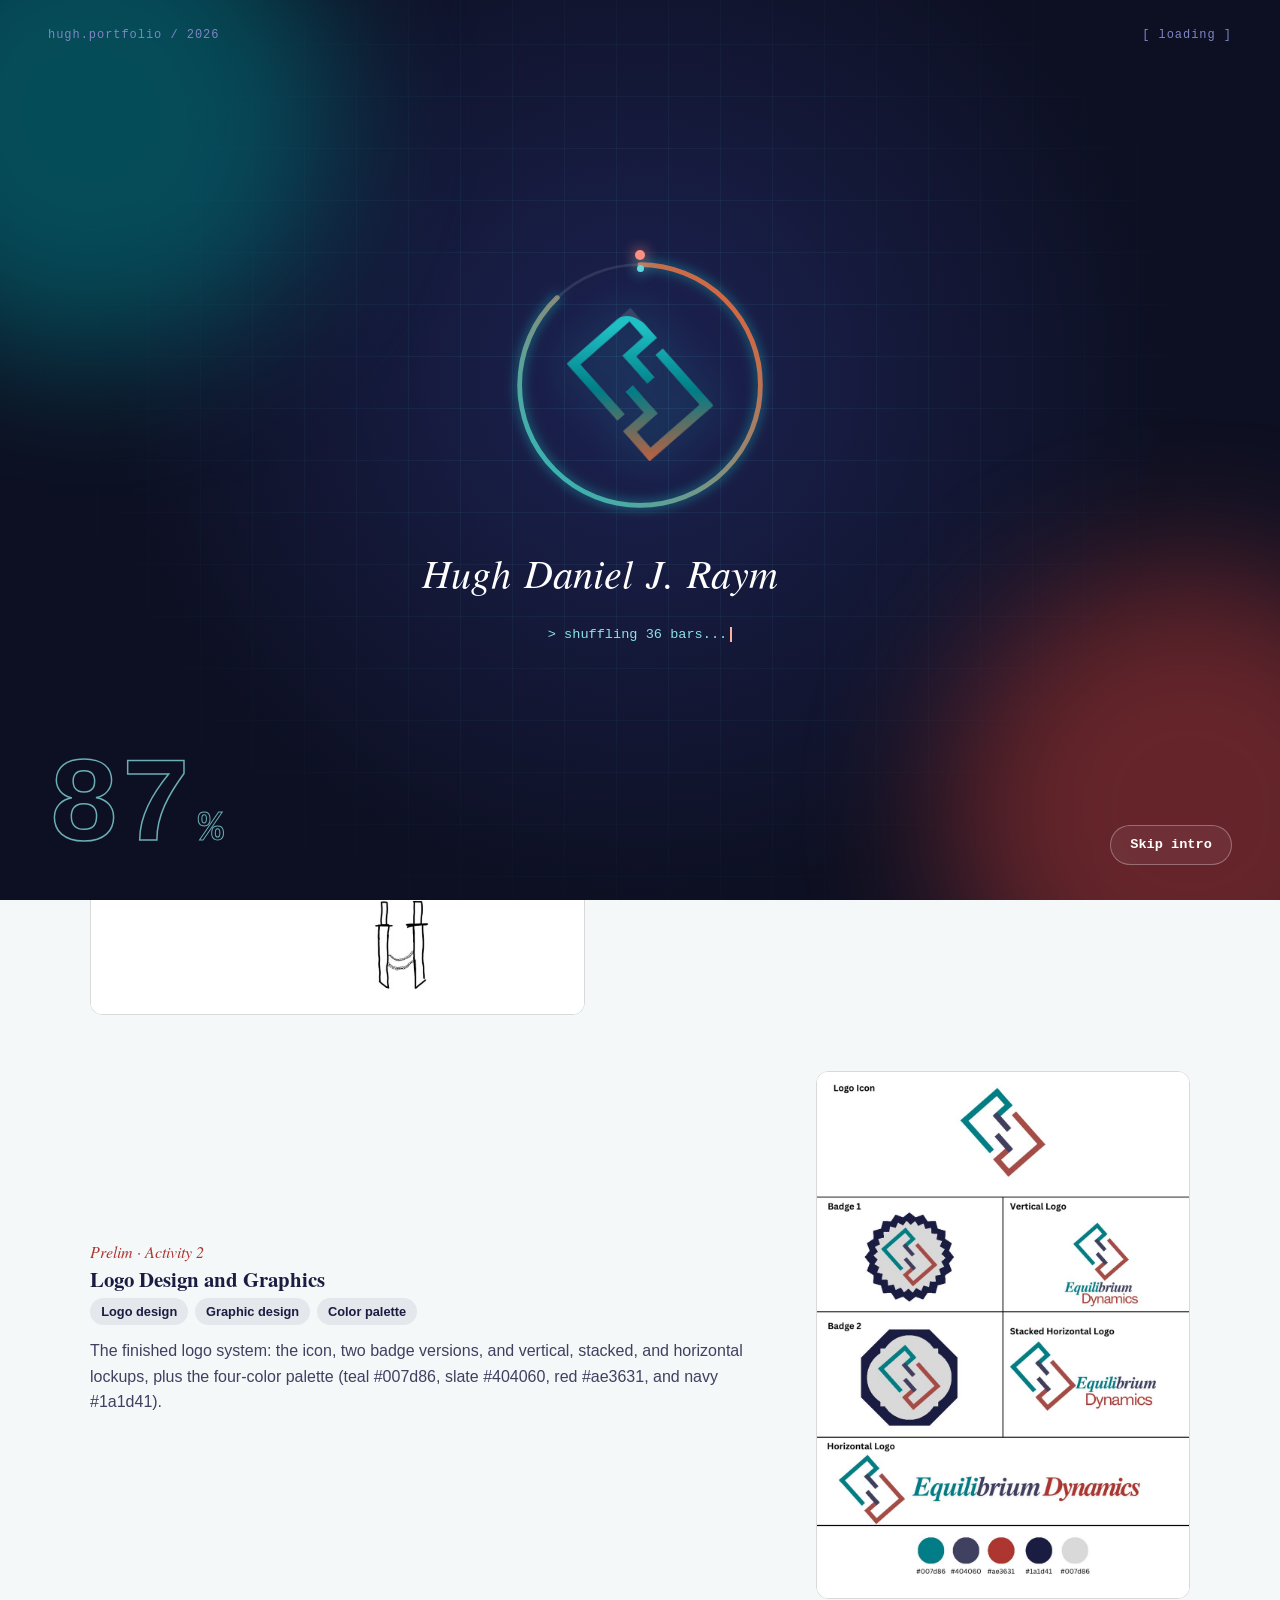
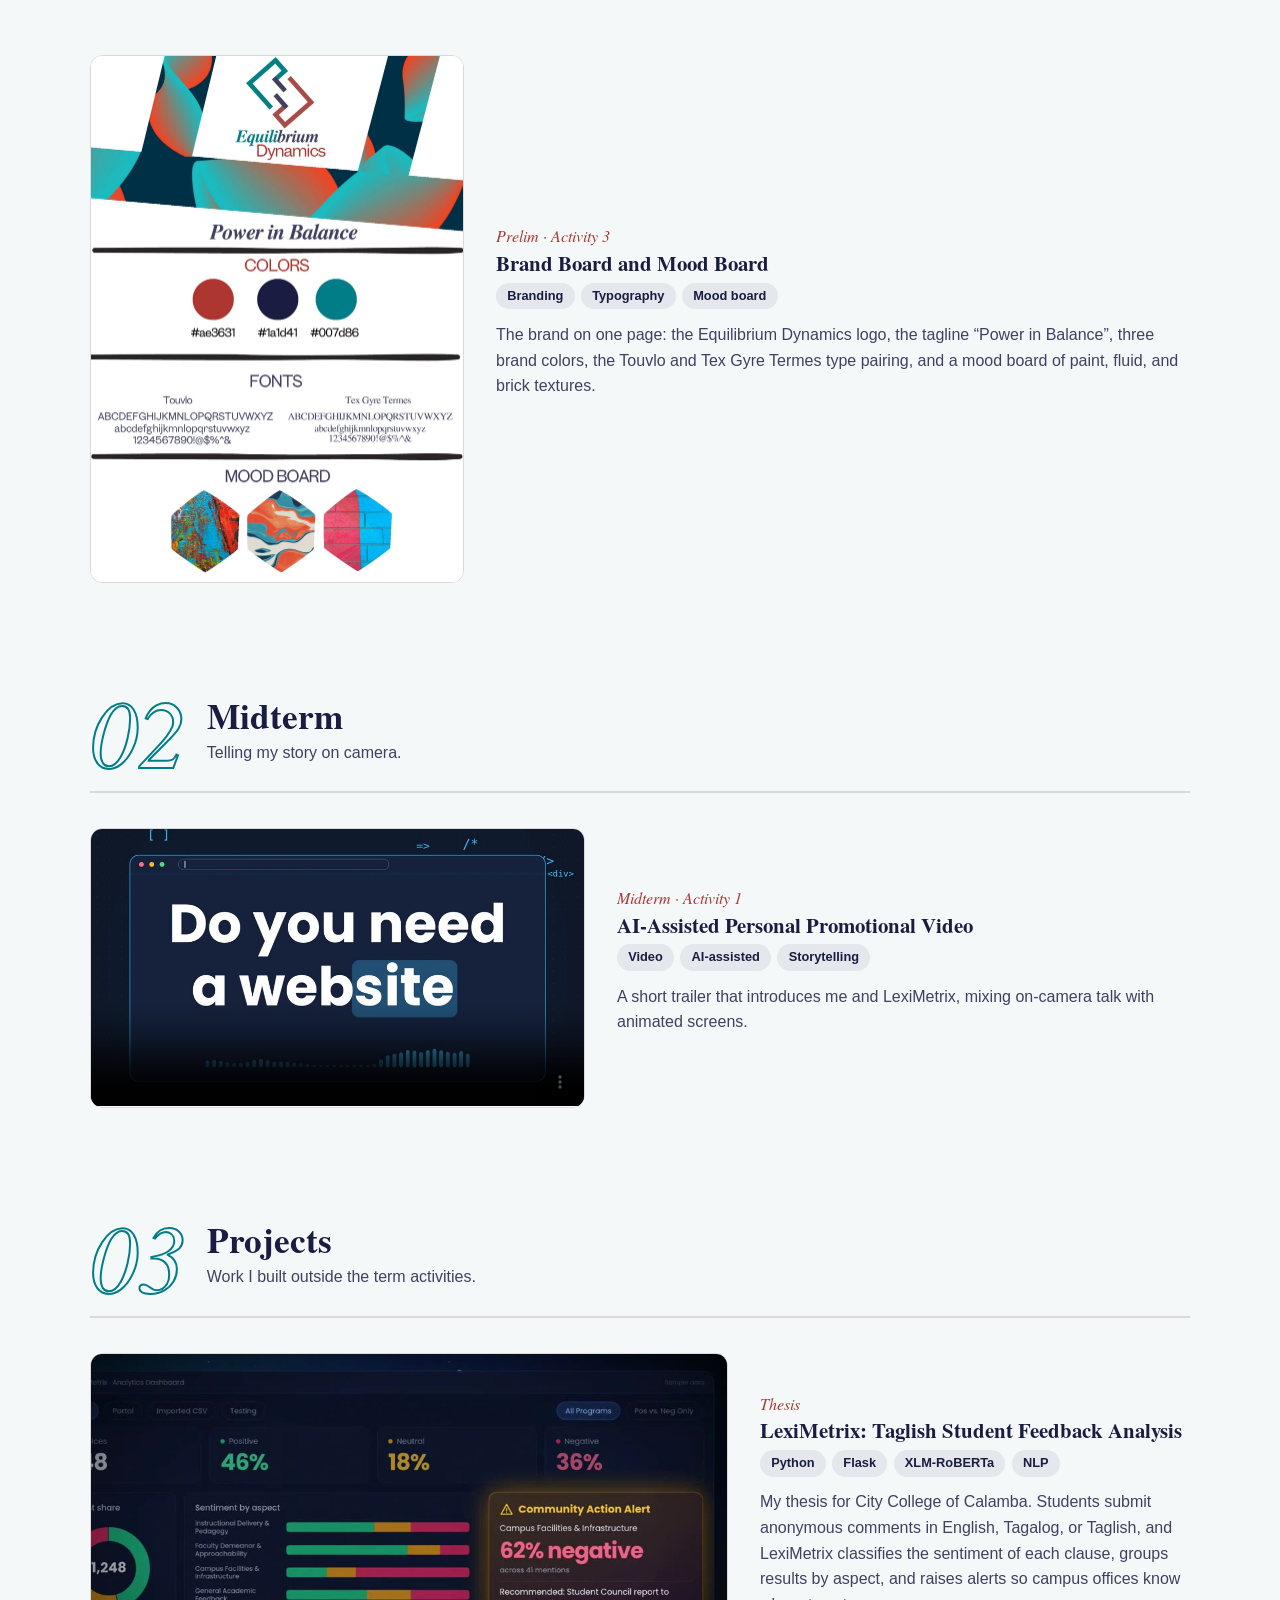
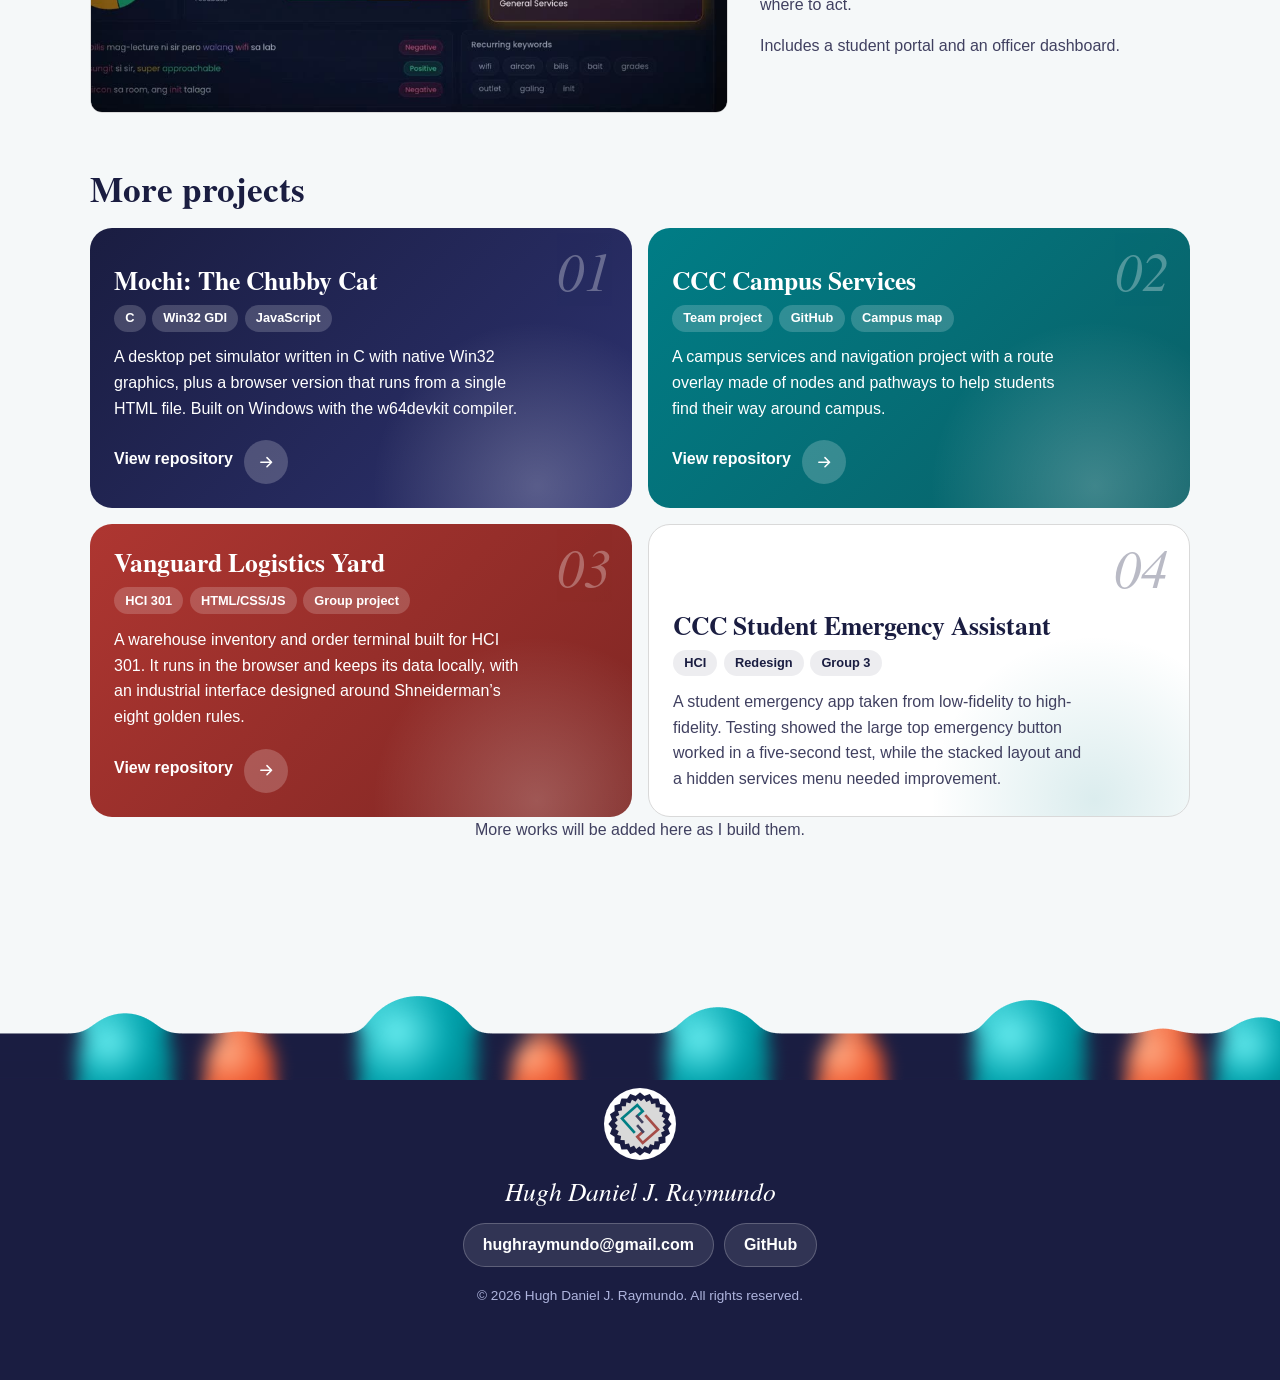
<file: works.html>
<!DOCTYPE html>
<html lang="en">
<head>
  <meta charset="utf-8">
  <meta name="viewport" content="width=device-width, initial-scale=1">
  <title>Works | Hugh Daniel J. Raymundo</title>
  <meta name="description" content="Works by Hugh Daniel J. Raymundo: Prelim and Midterm class activities, the LexiMetrix thesis, and more projects.">
  <meta property="og:type" content="website">
  <meta property="og:site_name" content="Hugh Daniel J. Raymundo">
  <meta property="og:title" content="Works | Hugh Daniel J. Raymundo">
  <meta property="og:description" content="Works by Hugh Daniel J. Raymundo: Prelim and Midterm class activities, the LexiMetrix thesis, and more projects.">
  <meta property="og:url" content="https://hughtube-coder.github.io/GD_Portfolio/works.html">
  <meta property="og:image" content="https://hughtube-coder.github.io/GD_Portfolio/og-image.jpg">
  <meta property="og:image:width" content="1200">
  <meta property="og:image:height" content="630">
  <meta property="og:image:alt" content="Hugh Daniel J. Raymundo, Computer Science student and web developer">
  <meta name="twitter:card" content="summary_large_image">
  <link rel="canonical" href="https://hughtube-coder.github.io/GD_Portfolio/works.html">
  <meta name="theme-color" content="#ffffff">
  <link rel="icon" type="image/png" href="logo.png">
  <script>try{var d=document.documentElement;d.classList.add("js");if(localStorage.getItem("theme")==="dark")d.setAttribute("data-theme","dark");if(localStorage.getItem("lava")==="off")d.classList.add("no-lava")}catch(e){}try{if(!sessionStorage.getItem("seen")&&!matchMedia("(prefers-reduced-motion: reduce)").matches){document.documentElement.classList.add("preload");setTimeout(function(){document.documentElement.classList.remove("preload")},9000)}}catch(e){}</script>
  <link rel="stylesheet" href="style.css">
  <script src="script.js" defer></script>
</head>
<body>
  <a class="skip-link" href="#main">Skip to main content</a>
  <div class="progress" aria-hidden="true"></div>
  <header class="site-header">
    <div class="wrap">
      <a class="brand" href="index.html" aria-label="Hugh Daniel J. Raymundo, home"><img class="brand-mark" width="126" height="132" src="logo-mark.png" alt=""><span class="brand-name"><span class="brand-first">Hugh Daniel J.</span><span class="brand-last">Raymundo</span></span></a>
      <button class="nav-toggle" type="button" aria-expanded="false" aria-controls="site-nav">Menu</button>
      <nav class="nav" id="site-nav" aria-label="Main">
        <a href="index.html">Home</a>
        <a href="about.html">About</a>
        <a href="skills.html">Skills</a>
        <a href="certifications.html">Certifications</a>
        <a href="works.html" aria-current="page">Works</a>
        <a href="contact.html">Contact</a>
      </nav>
    </div>
  </header>

  <main id="main">
    <section class="section">
      <div class="wrap">
        <h1>Works</h1>
        <p class="lede">My class activities, arranged by term, followed by the projects I built on my own and with my teams.</p>
        <nav class="term-nav" aria-label="Jump to a term">
          <a href="#prelim"><span aria-hidden="true">01</span> Prelim</a>
          <a href="#midterm"><span aria-hidden="true">02</span> Midterm</a>
          <a href="#projects"><span aria-hidden="true">03</span> Projects</a>
        </nav>
      </div>
    </section>

    <section class="term" id="prelim">
      <div class="wrap">
        <header class="term-head">
          <span class="term-num" aria-hidden="true">01</span>
          <div><h2>Prelim</h2><p>Brand identity, from the first sketches to a finished logo system.</p></div>
        </header>

        <article class="work work--md">
          <div class="work-media"><img width="860" height="819" src="work-sketches.jpg" alt="Four hand-drawn logo concept sketches numbered 1 to 4" loading="lazy"></div>
          <div>
            <p class="work-num">Prelim &middot; Activity 1</p>
            <h3>Logo Concept Sketches</h3>
            <ul class="tags"><li>Sketching</li><li>Concept design</li></ul>
            <p>Four hand-drawn directions explored before settling on a logo. Each one tests a different idea for the shape of the brand.</p>
          </div>
        </article>

        <article class="work work--sm">
          <div class="work-media"><img width="990" height="1400" src="work-graphics.jpg" alt="Logo system sheet with the logo icon, two badges, vertical, stacked and horizontal logos, and the color palette" loading="lazy"></div>
          <div>
            <p class="work-num">Prelim &middot; Activity 2</p>
            <h3>Logo Design and Graphics</h3>
            <ul class="tags"><li>Logo design</li><li>Graphic design</li><li>Color palette</li></ul>
            <p>The finished logo system: the icon, two badge versions, and vertical, stacked, and horizontal lockups, plus the four-color palette (teal #007d86, slate #404060, red #ae3631, and navy #1a1d41).</p>
          </div>
        </article>

        <article class="work work--sm">
          <div class="work-media"><img width="1488" height="2105" src="work-moodboard.jpg" alt="Equilibrium Dynamics brand board with logo, colors, fonts, and mood board" loading="lazy"></div>
          <div>
            <p class="work-num">Prelim &middot; Activity 3</p>
            <h3>Brand Board and Mood Board</h3>
            <ul class="tags"><li>Branding</li><li>Typography</li><li>Mood board</li></ul>
            <p>The brand on one page: the Equilibrium Dynamics logo, the tagline &ldquo;Power in Balance&rdquo;, three brand colors, the Touvlo and Tex Gyre Termes type pairing, and a mood board of paint, fluid, and brick textures.</p>
          </div>
        </article>
      </div>
    </section>

    <section class="term" id="midterm">
      <div class="wrap">
        <header class="term-head">
          <span class="term-num" aria-hidden="true">02</span>
          <div><h2>Midterm</h2><p>Telling my story on camera.</p></div>
        </header>

        <article class="work work--md">
          <div class="work-media">
            <video controls preload="metadata" poster="poster.jpg" style="width:100%">
              <source src="promo.mp4" type="video/mp4">
            </video>
          </div>
          <div>
            <p class="work-num">Midterm &middot; Activity 1</p>
            <h3>AI-Assisted Personal Promotional Video</h3>
            <ul class="tags"><li>Video</li><li>AI-assisted</li><li>Storytelling</li></ul>
            <p>A short trailer that introduces me and LexiMetrix, mixing on-camera talk with animated screens.</p>
          </div>
        </article>
      </div>
    </section>

    <section class="term" id="projects">
      <div class="wrap">
        <header class="term-head">
          <span class="term-num" aria-hidden="true">03</span>
          <div><h2>Projects</h2><p>Work I built outside the term activities.</p></div>
        </header>

        <article class="work work--lg">
          <div class="work-media"><img width="960" height="540" src="work-leximetrix.jpg" alt="LexiMetrix dashboard showing sentiment share, aspects, and a community action alert" loading="lazy"></div>
          <div>
            <p class="work-num">Thesis</p>
            <h3>LexiMetrix: Taglish Student Feedback Analysis</h3>
            <ul class="tags"><li>Python</li><li>Flask</li><li>XLM-RoBERTa</li><li>NLP</li></ul>
            <p>My thesis for City College of Calamba. Students submit anonymous comments in English, Tagalog, or Taglish, and LexiMetrix classifies the sentiment of each clause, groups results by aspect, and raises alerts so campus offices know where to act.</p>
            <p>Includes a student portal and an officer dashboard.</p>
          </div>
        </article>

        <h2>More projects</h2>
        <div class="tiles tiles--projects">
          <article class="tile tile--navy tile--w3">
            <span class="tile-no" aria-hidden="true">01</span>
            <h3>Mochi: The Chubby Cat</h3>
            <ul class="tags"><li>C</li><li>Win32 GDI</li><li>JavaScript</li></ul>
            <p>A desktop pet simulator written in C with native Win32 graphics, plus a browser version that runs from a single HTML file. Built on Windows with the w64devkit compiler.</p>
            <a class="tile-link" href="https://github.com/knmontano/Mochi" aria-label="View the Mochi: The Chubby Cat repository on GitHub">View repository <span class="tile-go" data-icon="arrow" aria-hidden="true"></span></a>
          </article>
          <article class="tile tile--teal tile--w3">
            <span class="tile-no" aria-hidden="true">02</span>
            <h3>CCC Campus Services</h3>
            <ul class="tags"><li>Team project</li><li>GitHub</li><li>Campus map</li></ul>
            <p>A campus services and navigation project with a route overlay made of nodes and pathways to help students find their way around campus.</p>
            <a class="tile-link" href="https://github.com/hughtube-coder/CCC-Campus-Services" aria-label="View the CCC Campus Services repository on GitHub">View repository <span class="tile-go" data-icon="arrow" aria-hidden="true"></span></a>
          </article>
          <article class="tile tile--red tile--w3">
            <span class="tile-no" aria-hidden="true">03</span>
            <h3>Vanguard Logistics Yard</h3>
            <ul class="tags"><li>HCI 301</li><li>HTML/CSS/JS</li><li>Group project</li></ul>
            <p>A warehouse inventory and order terminal built for HCI 301. It runs in the browser and keeps its data locally, with an industrial interface designed around Shneiderman&rsquo;s eight golden rules.</p>
            <a class="tile-link" href="https://github.com/hughtube-coder/vanguard-logistics-yard" aria-label="View the Vanguard Logistics Yard repository on GitHub">View repository <span class="tile-go" data-icon="arrow" aria-hidden="true"></span></a>
          </article>
          <article class="tile tile--paper tile--w3">
            <span class="tile-no" aria-hidden="true">04</span>
            <h3>CCC Student Emergency Assistant</h3>
            <ul class="tags"><li>HCI</li><li>Redesign</li><li>Group 3</li></ul>
            <p>A student emergency app taken from low-fidelity to high-fidelity. Testing showed the large top emergency button worked in a five-second test, while the stacked layout and a hidden services menu needed improvement.</p>
          </article>
        </div>

        <p class="end-note">More works will be added here as I build them.</p>
      </div>
    </section>
  </main>

  <footer class="site-footer">
    <div class="foot-lava" aria-hidden="true"></div>
    <div class="wrap foot-body">
      <img width="256" height="256" src="badge1.png" alt="">
      <p class="foot-name">Hugh Daniel J. Raymundo</p>
      <p class="foot-links">
        <a class="pill" href="mailto:hughraymundo@gmail.com">hughraymundo@gmail.com</a>
        <a class="pill" href="https://github.com/hughtube-coder">GitHub</a>
      </p>
      <p class="copy">&copy; 2026 Hugh Daniel J. Raymundo. All rights reserved.</p>
    </div>
  </footer>
  <button class="to-top" type="button" aria-label="Back to top" data-icon="up"></button>
</body>
</html>
</file>
<file: style.css>
/* Equilibrium Dynamics: teal #007d86, navy #1a1d41, red #ae3631, slate #404060 */
@font-face { font-family: "TeX Gyre Termes"; src: url("termes-regular.woff") format("woff"); font-weight: 400; font-style: normal; font-display: swap; }
@font-face { font-family: "TeX Gyre Termes"; src: url("termes-italic.woff") format("woff"); font-weight: 400; font-style: italic; font-display: swap; }
@font-face { font-family: "TeX Gyre Termes"; src: url("termes-bold.woff") format("woff"); font-weight: 700; font-style: normal; font-display: swap; }

:root {
  --teal: #007d86; --navy: #1a1d41; --red: #ae3631; --slate: #404060; --grey: #d9d9d9;
  --paper: #f5f8f9; --white: #fff;
  --sans: "Touvlo", "Segoe UI", "Helvetica Neue", Arial, sans-serif;
  --serif: "TeX Gyre Termes", "Times New Roman", Times, serif;
  --ease-out: cubic-bezier(0.23, 1, 0.32, 1);
  --radius: 12px; --max: 1100px;
  color-scheme: light;
  --ink: #1a1d41; --surface: #ffffff; --line: #d9d9d9; --link: #007d86; --accent2: #1a1d41;
  --brand-a: #007d86; --brand-b: #ae3631;
  --chip-bg: rgba(0, 125, 134, 0.1); --chip-fg: #00606a; --tag-bg: rgba(26, 29, 65, 0.08);
  --mono: ui-monospace, "Cascadia Code", "SF Mono", Consolas, Menlo, monospace;
}

* { box-sizing: border-box; }
html { scroll-behavior: smooth; scroll-padding-top: 5rem; scrollbar-color: var(--teal) var(--paper); }
body { margin: 0; font-family: var(--sans); color: var(--slate); background: var(--paper); line-height: 1.6; accent-color: var(--teal); caret-color: var(--teal); -webkit-tap-highlight-color: rgba(0, 125, 134, 0.15); }
img, video { max-width: 100%; height: auto; display: block; }
::selection { background: var(--teal); color: var(--white); }
a { color: var(--link); text-underline-offset: 0.2em; }
a, button { touch-action: manipulation; }
:focus-visible { outline: 3px solid var(--red); outline-offset: 3px; border-radius: 4px; }
h1, h2, h3 { font-family: var(--serif); color: var(--ink); line-height: 1.15; margin: 0 0 0.6rem; text-wrap: balance; }
h1 { font-size: clamp(2.2rem, 5.5vw, 3.6rem); font-style: italic; font-weight: 400; }
h2 { font-size: clamp(1.6rem, 3.5vw, 2.2rem); }
h3, .h3 { font-size: 1.3rem; }
p { margin: 0 0 1rem; }
.wrap { width: min(100% - 2rem, var(--max)); margin-inline: auto; }
.section { padding: 3.5rem 0; }
.section--tight { padding: 0.5rem 0 3.5rem; }
.lede { font-size: 1.15rem; max-width: 62ch; }
.icon { width: 1.15em; height: 1.15em; fill: none; stroke: currentColor; stroke-width: 2; stroke-linecap: round; stroke-linejoin: round; flex: none; }

/* skip link */
.skip-link { position: absolute; left: 1rem; top: -4rem; z-index: 200; background: var(--navy); color: var(--white); padding: 0.6rem 1rem; border-radius: 8px; font-weight: 700; text-decoration: none; }
.skip-link:focus { top: 1rem; }

/* header + nav */
.site-header { position: sticky; top: 0; z-index: 20; background: var(--surface); border-bottom: 1px solid var(--line); }
.site-header .wrap { display: flex; align-items: center; justify-content: space-between; gap: 1rem; padding: 0.6rem 0; }
.brand img { height: 44px; width: auto; }
.nav-toggle { display: none; background: none; border: 2px solid var(--ink); color: var(--ink); border-radius: 8px; padding: 0.35rem 0.8rem; font: inherit; font-weight: 700; cursor: pointer; }
.nav { display: flex; gap: 0.3rem; }
.nav a { text-decoration: none; color: var(--ink); font-weight: 700; padding: 0.45rem 0.8rem; border-radius: 8px; border: 2px solid transparent; transition: color 150ms ease, background-color 150ms ease, border-color 150ms ease; }
.nav a[aria-current="page"] { color: var(--link); border-color: var(--teal); }

/* buttons */
.btn { display: inline-block; text-decoration: none; font-weight: 700; padding: 0.7rem 1.4rem; border-radius: 999px; background: var(--teal); color: var(--white); border: 2px solid var(--teal); transition: background-color 150ms ease, border-color 150ms ease, color 150ms ease, transform 160ms var(--ease-out); }
.btn:active { transform: scale(0.97); }

/* home */
.hero { background: var(--navy) linear-gradient(115deg, rgba(0, 125, 134, 0.35) 0%, rgba(26, 29, 65, 0) 45%, rgba(174, 54, 49, 0.3) 100%); color: var(--white); padding: 2.5rem 0 3rem; }
.hero h1 { color: var(--white); margin-bottom: 0.3rem; }
.tagline { font-family: var(--serif); font-style: italic; font-size: 1.4rem; color: #bfeff1; margin-bottom: 0.4rem; }
.typed-line { color: #e4e7ff; min-height: 1.7em; margin-bottom: 1.4rem; max-width: 70ch; }
.video-frame { border-radius: var(--radius); overflow: hidden; background: #000; border: 1px solid rgba(255, 255, 255, 0.18); box-shadow: 0 14px 36px rgba(0, 0, 0, 0.4); }
.video-frame video { width: 100%; aspect-ratio: 16 / 9; background: #000; }
.video-caption { font-size: 0.9rem; color: #bfeff1; margin: 0.7rem 0 0; }

/* about */
.profile { display: grid; grid-template-columns: minmax(260px, 420px) 1fr; gap: 2.2rem; align-items: start; }
.details dt { font-weight: 700; color: var(--ink); margin-top: 1rem; }
.details dd { margin: 0; max-width: 62ch; }
.chips { display: flex; flex-wrap: wrap; gap: 0.5rem; margin-top: 0.4rem; }
.chip { background: var(--chip-bg); color: var(--chip-fg); font-weight: 700; font-size: 0.85rem; padding: 0.25rem 0.8rem; border-radius: 999px; }
.gallery { display: grid; grid-template-columns: repeat(3, 1fr); gap: 1rem; margin-top: 1.2rem; }
.gallery figure { margin: 0; background: var(--surface); border-radius: var(--radius); overflow: hidden; border: 1px solid var(--line); }
.gallery [hidden] { display: none; }
.gallery figcaption { padding: 0.6rem 0.9rem; font-size: 0.9rem; }
.zoom { display: block; width: 100%; padding: 0; border: 0; background: none; cursor: zoom-in; }
.zoom img { width: 100%; }
.gallery .zoom img { aspect-ratio: 4 / 3; object-fit: cover; }
.pager { display: flex; justify-content: center; gap: 0.4rem; margin-top: 1.4rem; flex-wrap: wrap; }
.pager button { min-width: 42px; height: 42px; display: grid; place-items: center; border-radius: 8px; border: 2px solid var(--line); background: var(--surface); color: var(--ink); font: inherit; font-weight: 700; cursor: pointer; transition: border-color 150ms ease, color 150ms ease; }
.pager button[aria-current="page"] { background: var(--teal); border-color: var(--teal); color: var(--white); }
.pager button:disabled { opacity: 0.4; cursor: default; }
.skills { display: grid; grid-template-columns: repeat(3, 1fr); gap: 2rem; margin-top: 1.4rem; }
.skills > div { border-top: 3px solid var(--teal); padding-top: 0.9rem; }
.skills > div:nth-child(even) { border-top-color: var(--accent2); }
.skills ul { margin: 0; padding-left: 1.1rem; }
.cert-entry { display: grid; grid-template-columns: minmax(240px, 380px) 1fr; gap: 2rem; align-items: start; margin-top: 1.2rem; }
.cert-media img { width: 100%; border-radius: var(--radius); border: 1px solid var(--line); background: var(--surface); }
.cert-facts { display: grid; grid-template-columns: max-content 1fr; gap: 0.2rem 1rem; margin: 0 0 1rem; }
.cert-facts dt { font-weight: 700; color: var(--ink); }
.cert-facts dd { margin: 0; }
.cert-entry ul { margin: 0; padding-left: 1.1rem; }
.contact-list { list-style: none; padding: 0; margin: 1.2rem 0 0; border-top: 1px solid var(--line); }
.contact-list li { display: flex; flex-wrap: wrap; gap: 0.3rem 1rem; padding: 0.9rem 0; border-bottom: 1px solid var(--line); }
.contact-list strong { color: var(--ink); min-width: 90px; }

/* works */
.work { display: grid; grid-template-columns: var(--img, 45%) 1fr; gap: 2rem; align-items: center; margin-bottom: 3.5rem; }
.work:nth-of-type(even) { grid-template-columns: 1fr var(--img, 45%); }
.work:nth-of-type(even) .work-media { order: 2; }
.work--sm { --img: 34%; } .work--md { --img: 45%; } .work--lg { --img: 58%; }
.work-media { overflow: hidden; border-radius: var(--radius); }
.work-media .zoom img, .work-media > img, .work-media video { border-radius: var(--radius); border: 1px solid var(--line); background: var(--surface); width: 100%; }
.work-media .thumbs { display: grid; grid-template-columns: repeat(3, 1fr); gap: 0.5rem; }
.work-num { font-family: var(--serif); font-style: italic; color: var(--red); margin-bottom: 0.2rem; }
.tags { display: flex; flex-wrap: wrap; gap: 0.4rem; margin: 0.4rem 0 0.8rem; padding: 0; list-style: none; }
.tags li { background: var(--tag-bg); color: var(--ink); font-size: 0.8rem; font-weight: 700; padding: 0.2rem 0.7rem; border-radius: 999px; }
.end-note { text-align: center; color: var(--slate); }


/* footer */

/* back to top + lightbox */
.to-top { position: fixed; right: 1.2rem; bottom: max(1.2rem, env(safe-area-inset-bottom)); width: 46px; height: 46px; display: grid; place-items: center; border-radius: 50%; border: none; background: var(--teal); color: var(--white); cursor: pointer; opacity: 0; pointer-events: none; transition: opacity 150ms ease, transform 160ms var(--ease-out); z-index: 30; }
.to-top.is-visible { opacity: 1; pointer-events: auto; }
.to-top:active { transform: scale(0.95); }
.lightbox { position: fixed; inset: 0; z-index: 100; background: rgba(10, 12, 30, 0.9); display: flex; align-items: center; justify-content: center; padding: 1.5rem; opacity: 0; pointer-events: none; overscroll-behavior: contain; transition: opacity 150ms ease-out; }
.lightbox.is-open { opacity: 1; pointer-events: auto; }
.lightbox img { max-width: min(96vw, 1100px); max-height: 84vh; border-radius: var(--radius); transform: scale(0.96); transition: transform 200ms var(--ease-out); }
.lightbox.is-open img { transform: none; }
.lightbox button { position: absolute; top: 1rem; right: 1rem; width: 44px; height: 44px; display: grid; place-items: center; border-radius: 50%; border: none; background: var(--red); color: var(--white); cursor: pointer; }
.lightbox p { position: absolute; bottom: 1rem; left: 0; right: 0; text-align: center; color: #e4e7ff; margin: 0; padding: 0 1rem; }

/* the one authored moment: hero entrance on load, once */
@keyframes rise { from { opacity: 0; transform: translateY(10px); } to { opacity: 1; transform: none; } }
@keyframes fade { from { opacity: 0; } to { opacity: 1; } }
.hero h1, .hero .tagline, .hero .typed-line, .hero .video-frame { animation: rise 500ms var(--ease-out) both; }
.hero .tagline { animation-delay: 60ms; }
.hero .typed-line { animation-delay: 120ms; }
.hero .video-frame { animation-delay: 180ms; }

/* hover only where hover exists */
@media (hover: hover) and (pointer: fine) {
  .nav a:hover { color: var(--link); border-color: var(--line); }
  .nav a[aria-current="page"]:hover { border-color: var(--teal); }
  .btn:hover { background: var(--navy); border-color: var(--navy); }
  .pager button:hover:not(:disabled):not([aria-current="page"]) { border-color: var(--teal); color: var(--link); }
  .to-top:hover { background: var(--red); }
}

@media (max-width: 800px) {
  .nav-toggle { display: inline-block; }
  .nav { display: none; position: absolute; top: 100%; left: 0; right: 0; background: var(--surface); flex-direction: column; padding: 0.6rem 1rem 1rem; border-bottom: 1px solid var(--line); }
  .nav.is-open { display: flex; }
  .profile, .cert-entry { grid-template-columns: 1fr; }
  .gallery { grid-template-columns: repeat(2, 1fr); }
  .work, .work:nth-of-type(even) { grid-template-columns: 1fr; }
  .work:nth-of-type(even) .work-media { order: 0; }
}
@media (max-width: 480px) { .gallery { grid-template-columns: 1fr; } }

/* reduced motion: keep opacity changes, drop movement */
@media (prefers-reduced-motion: reduce) {
  html { scroll-behavior: auto; }
  .hero h1, .hero .tagline, .hero .typed-line, .hero .video-frame { animation-name: fade; }
  .lightbox img, .to-top, .btn { transition: none; transform: none; }
}

/* ====================================================================
   LIFE LAYER: lava-lamp sides, slow scroll reveals, lively hero.
   Everything here is decorative and stops under prefers-reduced-motion
   or the on-page "Pause motion" button.
   ==================================================================== */
:root { --ease: cubic-bezier(0.22, 1, 0.36, 1); }
body { overflow-x: clip; }

/* ---- lava-lamp columns (built by script.js) ---- */
.lava { position: fixed; top: 0; bottom: 0; width: clamp(10px, calc((100vw - var(--max)) / 2 - 10px), 240px); background: linear-gradient(180deg, #12152f 0%, #1a1d41 50%, #131633 100%); overflow: hidden; z-index: 15; pointer-events: none; }
.lava--left { left: 0; }
.lava--right { right: 0; }
.lava-goo { position: absolute; inset: 0; filter: url(#goo); }
.lava-goo i { position: absolute; top: 0; left: var(--left); width: var(--size); height: var(--size); margin-left: calc(var(--size) / -2); border-radius: 50%; background: var(--fill); will-change: transform; animation: lavaRise var(--dur) ease-in-out var(--delay) infinite alternate, lavaMorph calc(var(--dur) / 2.3) ease-in-out var(--delay) infinite alternate; }
@keyframes lavaRise {
  0%   { transform: translate3d(var(--wob), 108vh, 0) scale(var(--s0)); }
  50%  { transform: translate3d(calc(var(--wob) * -1), 46vh, 0) scale(var(--s1)); }
  100% { transform: translate3d(var(--wob), -18vh, 0) scale(var(--s0)); }
}
@keyframes lavaMorph {
  0%   { border-radius: 50% 50% 50% 50% / 62% 62% 38% 38%; }
  50%  { border-radius: 38% 62% 55% 45% / 45% 52% 48% 55%; }
  100% { border-radius: 58% 42% 40% 60% / 55% 40% 60% 45%; }
}
@media (max-width: 760px) { .lava { display: none; } }

/* ---- global pause control ---- */
.motion-toggle { position: fixed; left: 1rem; bottom: max(1rem, env(safe-area-inset-bottom)); z-index: 40; display: inline-flex; align-items: center; gap: 0.5rem; background: var(--navy); color: var(--white); border: 2px solid rgba(255, 255, 255, 0.35); border-radius: 999px; padding: 0.45rem 0.95rem 0.45rem 0.7rem; font: inherit; font-size: 0.85rem; font-weight: 700; cursor: pointer; transition: background-color 150ms ease, transform 160ms var(--ease-out); }
.motion-toggle:active { transform: scale(0.96); }
html.motion-off *, html.motion-off *::before, html.motion-off *::after { animation-play-state: paused !important; }

/* ---- scroll progress ---- */
.progress { position: fixed; top: 0; left: 0; height: 4px; width: 100%; transform: scaleX(0); transform-origin: left; background: linear-gradient(90deg, #1fc0c4, #007d86, #f0592e); z-index: 60; }

/* ---- slow scroll reveals ---- */
.js .reveal { opacity: 0; transform: translate3d(0, 56px, 0) scale(0.97); transition: opacity 1100ms var(--ease), transform 1100ms var(--ease); transition-delay: var(--d, 0ms); }
.js .reveal[data-dir="left"] { transform: translate3d(-90px, 0, 0) scale(0.97); }
.js .reveal[data-dir="right"] { transform: translate3d(90px, 0, 0) scale(0.97); }
.js .reveal[data-dir="zoom"] { transform: scale(0.8); }
.js .reveal.is-in { opacity: 1; transform: none; }

/* ---- hero: letter-by-letter title, cycling intro, moving gradient ---- */
.hero { background-size: 220% 220%; animation: heroShift 16s ease-in-out infinite alternate; }
@keyframes heroShift { to { background-position: 100% 100%; } }
.hero h1 { animation: none; }
.hero h1 .ch { display: inline-block; animation: charIn 900ms var(--ease) both; animation-delay: calc(var(--i) * 45ms + 150ms); }
@keyframes charIn { from { opacity: 0; transform: translateY(0.9em) rotate(9deg) scale(0.6); } to { opacity: 1; transform: none; } }
.hero .tagline { animation: slideIn 900ms var(--ease) 700ms both; }
.hero .owner { color: #e4e7ff; margin-bottom: 0.2rem; animation: slideIn 900ms var(--ease) 850ms both; }
.hero .typed-line { min-height: 1.7em; animation: slideIn 900ms var(--ease) 1000ms both; }
.hero .video-frame { animation: zoomIn 1000ms var(--ease) 1150ms both; }
@keyframes slideIn { from { opacity: 0; transform: translateX(-60px); } to { opacity: 1; transform: none; } }
@keyframes zoomIn { from { opacity: 0; transform: scale(0.86) translateY(30px); } to { opacity: 1; transform: none; } }
.typed-line [data-typed] { color: #8be3e8; font-weight: 700; }
.caret { display: inline-block; width: 2px; height: 1.1em; margin-left: 3px; vertical-align: text-bottom; background: #ffb199; animation: blink 1s steps(1) infinite; }
@keyframes blink { 50% { opacity: 0; } }

/* ---- marquee strip ---- */
.marquee { overflow: hidden; background: var(--navy); color: #bfeff1; border-top: 1px solid rgba(255, 255, 255, 0.12); }
.marquee ul { display: flex; width: max-content; margin: 0; padding: 0.9rem 0; list-style: none; animation: marquee 34s linear infinite; }
.marquee li { display: flex; align-items: center; gap: 3rem; padding-right: 3rem; font-family: var(--serif); font-style: italic; font-size: 1.2rem; white-space: nowrap; }
.marquee li::after { content: ""; width: 9px; height: 9px; background: #f0592e; transform: rotate(45deg); }
.marquee li:nth-child(3n+2)::after { background: #1fc0c4; }
@keyframes marquee { to { transform: translateX(-50%); } }

/* ---- always-on little animations ---- */
.to-top.is-visible { animation: bob 2.4s ease-in-out infinite; }
@keyframes bob { 50% { transform: translateY(-5px); } }
.work-num, .tags li { transition: transform 200ms var(--ease-out), background-color 200ms ease, color 200ms ease; }

/* ---- hover life (hover devices only) ---- */
@media (hover: hover) and (pointer: fine) {
  .brand:hover img { animation: wiggle 600ms ease; }
  @keyframes wiggle { 25% { transform: rotate(-4deg) scale(1.06); } 60% { transform: rotate(3deg) scale(1.06); } }
  .nav a { position: relative; }
  .nav a:hover { transform: translateY(-3px); }
  .btn:hover { transform: translateY(-3px) scale(1.04); }
  .gallery figure, .projects article, .work-media, .cert-media { transition: transform 300ms var(--ease), box-shadow 300ms ease; }
  .gallery figure:hover { box-shadow: 0 18px 36px rgba(26, 29, 65, 0.22); }
  .zoom img { transition: transform 700ms var(--ease); }
  .zoom:hover img { transform: scale(1.08); }
  .chip, .tags li { cursor: default; }
  .chip:hover, .tags li:hover { transform: translateY(-4px) scale(1.08); background: var(--teal); color: var(--white); }
  .motion-toggle:hover { background: var(--red); }
}

/* ---- reduced motion wins over everything above ---- */
@media (prefers-reduced-motion: reduce) {
  .motion-toggle { display: none; }
  .lava-goo i { animation: none; transform: translate3d(0, var(--static, 40vh), 0); }
  .hero { animation: none; }
  .hero h1 .ch, .hero .tagline, .hero .owner, .hero .typed-line, .hero .video-frame { animation: fade 300ms ease both; }
  .caret { display: none; }
  .marquee ul, .slide.is-active img, .site-footer img, .to-top.is-visible { animation: none; }
  .marquee ul { flex-wrap: wrap; width: auto; justify-content: center; }
  .js .reveal, .js .reveal[data-dir] { opacity: 1; transform: none; transition: none; }
}

/* ====================================================================
   v3: name brand, tiles, sorter, lava footer, dark theme
   ==================================================================== */

/* ---- header brand: logo mark + name in the logo's colors ---- */
.brand { display: flex; align-items: center; gap: 0.7rem; text-decoration: none; }
.brand-mark { height: 44px; width: auto; }
.brand-name { display: flex; flex-direction: column; line-height: 1.05; }
.brand-first { font-family: var(--serif); font-style: italic; font-weight: 700; font-size: 1.2rem; color: var(--brand-a); }
.brand-last { font-size: 0.95rem; font-weight: 500; letter-spacing: 0.03em; color: var(--brand-b); }

/* ---- home: text + sorting visualizer ---- */
.intro { display: grid; grid-template-columns: 1fr minmax(320px, 480px); gap: 2.5rem; align-items: center; }
.sorter { background: var(--surface); border: 1px solid var(--line); border-radius: var(--radius); padding: 1rem; box-shadow: 0 10px 30px rgba(26, 29, 65, 0.1); }
.sorter-title { display: flex; justify-content: space-between; align-items: baseline; gap: 1rem; margin: 0 0 0.6rem; font-family: var(--mono); font-size: 0.85rem; color: var(--slate); }
.sorter-title strong { color: var(--ink); }
.sorter canvas { display: block; width: 100%; height: auto; aspect-ratio: 16 / 10; border-radius: 8px; background: linear-gradient(180deg, rgba(0, 125, 134, 0.08), rgba(174, 54, 49, 0.06)); }
.sorter-controls { display: flex; flex-wrap: wrap; gap: 0.5rem; align-items: center; margin-top: 0.8rem; }
.sorter-algos { display: flex; flex-wrap: wrap; gap: 0.3rem; border: 0; padding: 0; margin: 0; }
.sorter-algos label { position: relative; }
.sorter-algos input { position: absolute; opacity: 0; inset: 0; cursor: pointer; }
.sorter-algos span { display: block; padding: 0.3rem 0.8rem; border-radius: 999px; border: 2px solid var(--line); font-size: 0.85rem; font-weight: 700; color: var(--ink); transition: background-color 150ms ease, color 150ms ease, border-color 150ms ease; }
.sorter-algos input:checked + span { background: var(--teal); border-color: var(--teal); color: #fff; }
.sorter-algos input:focus-visible + span { outline: 3px solid var(--red); outline-offset: 2px; }
.sorter button { border: 2px solid var(--teal); background: var(--teal); color: #fff; border-radius: 999px; padding: 0.35rem 1.1rem; font: inherit; font-size: 0.9rem; font-weight: 700; cursor: pointer; transition: background-color 150ms ease, transform 160ms var(--ease-out); }
.sorter button.ghost { background: transparent; color: var(--link); }
.sorter button:active { transform: scale(0.96); }
.sorter-stats { margin: 0.7rem 0 0; font-family: var(--mono); font-size: 0.8rem; color: var(--slate); display: flex; gap: 1.2rem; flex-wrap: wrap; }
.sorter-speed { display: inline-flex; align-items: center; gap: 0.4rem; font-size: 0.8rem; color: var(--slate); }
.sorter-speed input { width: 90px; }

/* ---- tiles (home links + project cards) ---- */
.tiles { display: grid; grid-template-columns: repeat(6, 1fr); gap: 1rem; margin-top: 1.2rem; }
.tile { position: relative; display: flex; flex-direction: column; justify-content: flex-end; gap: 0.4rem; min-height: 210px; padding: 1.5rem; border-radius: 22px; color: #fff; text-decoration: none; overflow: hidden; isolation: isolate; transition: transform 300ms var(--ease), box-shadow 300ms ease; }
.tile::before { content: ""; position: absolute; right: -15%; bottom: -55%; width: 65%; aspect-ratio: 1; border-radius: 50%; background: radial-gradient(circle, rgba(255, 255, 255, 0.22), transparent 66%); z-index: -1; transition: transform 700ms var(--ease); }
.tile h3 { color: inherit; margin: 0; font-size: 1.6rem; }
.tile p { margin: 0; max-width: 46ch; }
.tile-no { position: absolute; top: 0.9rem; right: 1.3rem; font-family: var(--serif); font-style: italic; font-size: 3.4rem; line-height: 1; opacity: 0.3; }
.tile-go { width: 44px; height: 44px; margin-top: 0.4rem; display: grid; place-items: center; border-radius: 50%; background: rgba(255, 255, 255, 0.2); transition: transform 300ms var(--ease), background-color 200ms ease; }
.tile--w2 { grid-column: span 2; } .tile--w3 { grid-column: span 3; } .tile--w4 { grid-column: span 4; } .tile--w6 { grid-column: span 6; }
.tile--navy { background: linear-gradient(135deg, #1a1d41 0%, #2d3270 100%); }
.tile--teal { background: linear-gradient(135deg, #007d86 0%, #0a5f66 100%); }
.tile--red { background: linear-gradient(135deg, #ae3631 0%, #7e2623 100%); }
.tile--lava { background: linear-gradient(120deg, #1a1d41 0%, #007d86 62%, #e0553a 125%); min-height: 150px; }
.tile--paper { background: var(--surface); color: var(--slate); border: 1px solid var(--line); }
.tile--paper h3, .tile--paper .tile-no { color: var(--ink); }
.tile--paper .tile-go { background: var(--chip-bg); color: var(--link); }
.tile--paper::before { background: radial-gradient(circle, rgba(0, 125, 134, 0.14), transparent 66%); }
.tile .tags { margin: 0.2rem 0 0.4rem; }
.tile .tags li { background: rgba(255, 255, 255, 0.18); color: #fff; }
.tile--paper .tags li { background: var(--tag-bg); color: var(--ink); }
.tile-link { display: inline-flex; align-items: center; gap: 0.7rem; margin-top: 0.4rem; color: inherit; font-weight: 700; text-decoration: none; }
.tile-link::after { content: ""; position: absolute; inset: 0; border-radius: inherit; }
.tile-link:focus-visible { outline: none; }
.tile:has(.tile-link:focus-visible), a.tile:focus-visible { outline: 3px solid var(--red); outline-offset: 3px; }
.tiles--projects .tile { min-height: 280px; }

/* ---- footer: lava pool + name ---- */
.site-footer { position: relative; margin-top: 3rem; color: #cfd3f0; text-align: center; background: linear-gradient(to bottom, transparent 0, transparent 150px, var(--navy) 150px); }
.foot-lava { position: relative; height: 150px; overflow: hidden; pointer-events: none; }
.foot-lava .lava-goo { position: absolute; inset: 0; filter: url(#goo); }
.foot-lava .lava-goo::before { content: ""; position: absolute; left: -6%; right: -6%; bottom: 0; height: 46px; background: var(--navy); }
.foot-lava .lava-goo i { top: auto; bottom: calc(var(--size) * -0.3); left: var(--fx); margin-left: 0; animation: footDrift var(--dur) ease-in-out var(--delay) infinite alternate, lavaMorph calc(var(--dur) / 2.3) ease-in-out var(--delay) infinite alternate; }
@keyframes footDrift {
  0%   { transform: translate3d(0, 0, 0) scale(var(--s0)); }
  100% { transform: translate3d(calc(var(--dx) * 1vw), calc(var(--rise) * -1px), 0) scale(var(--s1)); }
}
.foot-body { display: grid; justify-items: center; gap: 0.7rem; padding: 0.5rem 0 4.6rem; position: relative; z-index: 1; }
.foot-body img { width: 72px; height: 72px; padding: 4px; border-radius: 50%; background: #fff; object-fit: contain; animation: spin 30s linear infinite; }
@keyframes spin { to { transform: rotate(360deg); } }
.foot-name { margin: 0; font-family: var(--serif); font-style: italic; font-size: 1.6rem; color: #fff; }
.foot-links { display: flex; flex-wrap: wrap; justify-content: center; gap: 0.6rem; margin: 0; }
.pill { display: inline-block; padding: 0.5rem 1.2rem; border-radius: 999px; background: rgba(255, 255, 255, 0.1); border: 1px solid rgba(255, 255, 255, 0.22); color: #fff; font-weight: 700; text-decoration: none; transition: background-color 150ms ease, transform 160ms var(--ease-out); }
.pill:active { transform: scale(0.96); }
.copy { margin: 0.4rem 0 0; font-size: 0.85rem; color: #aeb4dd; }

/* ---- lava switch + dark theme ---- */
html.no-lava .lava, html.no-lava .foot-lava { display: none; }
html.theme-anim *, html.theme-anim *::before, html.theme-anim *::after { transition: background-color 400ms ease, color 400ms ease, border-color 400ms ease !important; }
html[data-theme="dark"] {
  color-scheme: dark;
  --paper: #0d1022; --surface: #161a38; --ink: #eef0ff; --slate: #c3c8e6; --line: rgba(255, 255, 255, 0.14);
  --link: #5fd9e0; --accent2: #7b82d8; --brand-a: #5fd9e0; --brand-b: #ff8f80;
  --chip-bg: rgba(95, 217, 224, 0.14); --chip-fg: #8be3e8; --tag-bg: rgba(255, 255, 255, 0.1);
}
html[data-theme="dark"] .sorter { box-shadow: 0 10px 30px rgba(0, 0, 0, 0.4); }
html[data-theme="dark"] .btn:hover { background: #0a5f66; border-color: #0a5f66; }
html[data-theme="dark"] .site-header { box-shadow: 0 1px 0 var(--line); }

/* ---- responsive additions ---- */
@media (max-width: 900px) {
  .skills { grid-template-columns: repeat(2, 1fr); }
  .intro { grid-template-columns: 1fr; }
}
@media (max-width: 640px) {
  .skills { grid-template-columns: 1fr; }
  .tiles { grid-template-columns: 1fr; }
  .tile[class*="tile--w"] { grid-column: auto; }
  .brand-first { font-size: 1.05rem; }
  .brand-last { font-size: 0.85rem; }
  .foot-lava { height: 110px; }
  .site-footer { background: linear-gradient(to bottom, transparent 0, transparent 110px, var(--navy) 110px); }
}
@media (hover: hover) and (pointer: fine) {
  .tile:hover { transform: translateY(-7px); box-shadow: 0 20px 40px rgba(26, 29, 65, 0.3); }
  .tile:hover::before { transform: scale(1.45); }
  .tile:hover .tile-go, .tile:hover .tile-link .tile-go { transform: translateX(6px) rotate(-45deg); background: rgba(255, 255, 255, 0.32); }
  .tile--paper:hover .tile-go { background: var(--teal); color: #fff; }
  .pill:hover { background: var(--teal); }
  .sorter button:hover { background: var(--navy); border-color: var(--navy); }
  .sorter button.ghost:hover { color: #fff; }
}
@media (prefers-reduced-motion: reduce) {
  .foot-lava .lava-goo i { animation: none; transform: translate3d(0, calc(var(--rise) * -0.5px), 0); }
  .foot-body img { animation: none; }
  .tile, .tile::before, .tile-go { transition: none; }
}
.sr-only { position: absolute; width: 1px; height: 1px; overflow: hidden; clip: rect(0 0 0 0); white-space: nowrap; }

/* ---- works: terms ---- */
.term { padding: 1.5rem 0 1.5rem; }
.term-head { display: flex; align-items: center; gap: 1.3rem; margin: 0 0 2.2rem; padding-bottom: 1.1rem; border-bottom: 2px solid var(--line); }
.term-num { font-family: var(--serif); font-style: italic; font-size: clamp(3.6rem, 9vw, 6rem); line-height: 0.9; color: transparent; -webkit-text-stroke: 2px var(--brand-a); }
.term-head h2 { margin: 0; }
.term-head p { margin: 0.2rem 0 0; }
.term-nav { display: flex; flex-wrap: wrap; gap: 0.6rem; margin-top: 1.4rem; }
.term-nav a { display: inline-flex; align-items: center; gap: 0.5rem; padding: 0.5rem 1.2rem; border-radius: 999px; border: 2px solid var(--line); color: var(--ink); font-weight: 700; text-decoration: none; transition: border-color 150ms ease, background-color 150ms ease, color 150ms ease; }
.term-nav a span { font-family: var(--mono); font-size: 0.8rem; color: var(--link); }
.work h3 { margin-bottom: 0.3rem; }
@media (hover: hover) and (pointer: fine) { .term-nav a:hover { border-color: var(--teal); background: var(--chip-bg); } }

/* ====================================================================
   Loading screen: the logo fills up with lava, then the screen collapses
   ==================================================================== */
html.preload { overflow: hidden; }
html.preload::before { content: ""; position: fixed; inset: 0; z-index: 9998; background: #0d1022; animation: preloadFailsafe 400ms ease 8s forwards; }
@keyframes preloadFailsafe { to { opacity: 0; visibility: hidden; } }
html.preload .hero, html.preload .hero * { animation-play-state: paused !important; }

.loader { position: fixed; inset: 0; z-index: 10000; display: grid; place-items: center; overflow: hidden; color: #d7dbff; font-family: var(--mono); background: radial-gradient(circle at 50% 42%, #1c2252 0%, #0d1022 64%); clip-path: circle(150% at 50% 50%); }
.loader.is-leaving { animation: irisOut 950ms cubic-bezier(0.75, 0, 0.2, 1) forwards; }
@keyframes irisOut { 0% { clip-path: circle(150% at 50% 50%); } 100% { clip-path: circle(0% at 50% 50%); } }
.loader-grid { position: absolute; inset: -60px; background-image: linear-gradient(rgba(95, 217, 224, 0.09) 1px, transparent 1px), linear-gradient(90deg, rgba(95, 217, 224, 0.09) 1px, transparent 1px); background-size: 52px 52px; -webkit-mask-image: radial-gradient(circle at 50% 45%, #000 0%, transparent 68%); mask-image: radial-gradient(circle at 50% 45%, #000 0%, transparent 68%); animation: gridDrift 6s linear infinite; }
@keyframes gridDrift { to { transform: translate(52px, 52px); } }
.loader-blob { position: absolute; width: 38vmax; height: 38vmax; border-radius: 50%; filter: blur(70px); opacity: 0.55; }
.loader-blob--a { background: #007d86; left: -12vmax; top: -10vmax; animation: blobA 9s ease-in-out infinite alternate; }
.loader-blob--b { background: #ae3631; right: -12vmax; bottom: -12vmax; animation: blobB 11s ease-in-out infinite alternate; }
@keyframes blobA { to { transform: translate(14vmax, 10vmax) scale(1.2); } }
@keyframes blobB { to { transform: translate(-12vmax, -9vmax) scale(1.15); } }

.loader-center { position: relative; z-index: 2; display: grid; justify-items: center; gap: 1.2rem; padding: 1rem; text-align: center; }
.loader-ring { position: relative; width: min(260px, 62vw); aspect-ratio: 1; display: grid; place-items: center; }
.loader-ring svg { position: absolute; inset: 0; width: 100%; height: 100%; transform: rotate(-90deg); overflow: visible; }
.ring-track { fill: none; stroke: rgba(255, 255, 255, 0.1); stroke-width: 3; }
.ring-bar { fill: none; stroke: url(#ringGrad); stroke-width: 5; stroke-linecap: round; stroke-dasharray: 785.4; stroke-dashoffset: 785.4; filter: drop-shadow(0 0 6px rgba(31, 192, 196, 0.7)); }
.loader-orbit { position: absolute; inset: 0; animation: orbit 3.2s linear infinite; }
.loader-orbit::after { content: ""; position: absolute; top: -5px; left: 50%; width: 10px; height: 10px; margin-left: -5px; border-radius: 50%; background: #ff8f80; box-shadow: 0 0 14px #ff8f80; }
.loader-orbit--b { animation-duration: 5.4s; animation-direction: reverse; inset: 14px; }
.loader-orbit--b::after { background: #5fd9e0; box-shadow: 0 0 14px #5fd9e0; width: 7px; height: 7px; margin-left: -3.5px; top: -3.5px; }
@keyframes orbit { to { transform: rotate(360deg); } }
.loader-mark { position: relative; width: 56%; aspect-ratio: 611 / 640; filter: drop-shadow(0 0 22px rgba(31, 192, 196, 0.35)); }
.mark-ghost, .mark-fill { position: absolute; inset: 0; -webkit-mask: url("logo-mark-big.png") center / contain no-repeat; mask: url("logo-mark-big.png") center / contain no-repeat; }
.mark-ghost { background: rgba(255, 255, 255, 0.13); }
.mark-fill { overflow: hidden; }
.liquid { position: absolute; left: 0; right: 0; bottom: 0; height: 100%; background: linear-gradient(180deg, #1fc0c4 0%, #007d86 42%, #f0592e 100%); transform: translateY(calc(100% - var(--p, 0) * 1%)); }
.liquid::before { content: ""; position: absolute; left: 0; top: -14px; width: 200%; height: 15px; background: url("data:image/svg+xml,%3Csvg xmlns='http://www.w3.org/2000/svg' viewBox='0 0 48 15'%3E%3Cpath d='M0 8 Q12 0 24 8 T48 8 V15 H0Z' fill='%231fc0c4'/%3E%3C/svg%3E") repeat-x; background-size: 48px 15px; animation: waveMove 900ms linear infinite; }
@keyframes waveMove { to { transform: translateX(-48px); } }
.loader.is-done .loader-mark { animation: markPop 700ms var(--ease) both; }
.loader.is-done .ring-bar { stroke: #fff; }
@keyframes markPop { 0% { transform: scale(1); } 40% { transform: scale(1.12); filter: drop-shadow(0 0 50px rgba(255, 143, 128, 0.8)); } 100% { transform: scale(1); } }

.loader-name { margin: 0.4rem 0 0; font-family: var(--serif); font-style: italic; font-size: clamp(1.4rem, 5vw, 2.5rem); color: #fff; min-height: 1.3em; }
.loader-name span { display: inline-block; opacity: 0; transform: translateY(0.6em) scale(0.8); filter: blur(6px); transition: opacity 500ms ease, transform 500ms var(--ease), filter 500ms ease; }
.loader-name span.on { opacity: 1; transform: none; filter: none; }
.loader-log { margin: 0; min-height: 1.5em; font-size: 0.85rem; color: #8be3e8; }
.log-line { display: inline-block; white-space: nowrap; animation: logType 520ms steps(32) both; }
@keyframes logType { from { clip-path: inset(0 100% 0 0); } to { clip-path: inset(0 0 0 0); } }
.loader-count { position: absolute; left: clamp(1rem, 4vw, 3rem); bottom: clamp(0.8rem, 3vw, 2rem); z-index: 2; font-size: clamp(3.2rem, 11vw, 7.5rem); font-weight: 700; line-height: 1; color: transparent; -webkit-text-stroke: 1.5px rgba(139, 227, 232, 0.75); font-variant-numeric: tabular-nums; }
.loader-count small { font-size: 0.35em; margin-left: 0.15em; -webkit-text-stroke-width: 1px; }
.loader-tag { position: absolute; z-index: 2; top: clamp(0.8rem, 3vw, 1.6rem); font-size: 0.75rem; letter-spacing: 0.08em; color: #7f86c4; }
.loader-tag--l { left: clamp(1rem, 4vw, 3rem); }
.loader-tag--r { right: clamp(1rem, 4vw, 3rem); }
.loader-skip { position: absolute; z-index: 3; right: clamp(1rem, 4vw, 3rem); bottom: clamp(1rem, 3.4vw, 2.2rem); padding: 0.5rem 1.2rem; border-radius: 999px; border: 1px solid rgba(255, 255, 255, 0.3); background: rgba(255, 255, 255, 0.06); color: #fff; font: inherit; font-size: 0.85rem; font-weight: 700; cursor: pointer; transition: background-color 150ms ease, transform 160ms var(--ease-out); }
.loader-skip:active { transform: scale(0.96); }
.loader :focus-visible { outline: 3px solid #ff8f80; outline-offset: 3px; }
@media (hover: hover) and (pointer: fine) { .loader-skip:hover { background: #007d86; } }
@media (prefers-reduced-motion: reduce) { .loader, html.preload::before { display: none; } }
.liquid { transition: transform 160ms linear; }
</file>
<file: console.css>
/* About page: clickable photo + hidden side console (theme, invaders, terminal, code). */

/* ---- the photo ---- */
.photo-wrap { position: relative; }
.photo-btn { position: relative; display: block; width: 100%; aspect-ratio: 4 / 5; padding: 0; border: 0; border-radius: var(--radius); overflow: hidden; background: var(--navy); cursor: pointer; isolation: isolate; box-shadow: 0 14px 36px rgba(26, 29, 65, 0.25); }
.photo-btn img { width: 100%; height: 100%; object-fit: cover; object-position: center top; transition: transform 700ms var(--ease), filter 300ms ease; }
.photo-btn::after { content: ""; position: absolute; inset: 0; background: repeating-linear-gradient(180deg, rgba(0, 0, 0, 0) 0 3px, rgba(0, 0, 0, 0.18) 3px 4px); opacity: 0; transition: opacity 200ms ease; pointer-events: none; }
.photo-code { position: absolute; inset: 0; width: 100%; height: 100%; opacity: 0; pointer-events: none; transition: opacity 200ms ease; z-index: 2; }
.photo-btn.is-coding .photo-code, .photo-btn.is-coding::after { opacity: 1; }
.photo-btn.is-coding img { filter: hue-rotate(150deg) contrast(1.25) saturate(1.4); animation: glitch 420ms steps(2) 3; }
@keyframes glitch {
  0%   { transform: translate(0, 0) scale(1.02); }
  25%  { transform: translate(-6px, 2px) scale(1.04); }
  50%  { transform: translate(5px, -3px) scale(1.02); }
  75%  { transform: translate(-3px, -2px) scale(1.05); }
  100% { transform: translate(0, 0) scale(1.02); }
}
.photo-hint { position: absolute; left: 0.8rem; bottom: 0.8rem; z-index: 3; padding: 0.3rem 0.8rem; border-radius: 999px; font-family: var(--mono); font-size: 0.8rem; background: rgba(13, 16, 34, 0.82); color: #8be3e8; border: 1px solid rgba(139, 227, 232, 0.55); animation: hintPulse 2.4s ease-in-out infinite; }
@keyframes hintPulse { 50% { box-shadow: 0 0 0 6px rgba(95, 217, 224, 0.18); } }
@media (hover: hover) and (pointer: fine) { .photo-btn:hover img { transform: scale(1.05); } }

/* ---- the console drawer (always dark, like a terminal) ---- */
.console-scrim { position: fixed; inset: 0; z-index: 105; background: rgba(5, 7, 20, 0.55); opacity: 0; pointer-events: none; transition: opacity 250ms ease; }
.console-scrim.is-open { opacity: 1; pointer-events: auto; }
.console { position: fixed; top: 0; right: 0; bottom: 0; z-index: 110; width: min(460px, 100vw); display: flex; flex-direction: column; background: #0d1022; color: #d7dbff; font-family: var(--mono); font-size: 0.9rem; border-left: 1px solid rgba(95, 217, 224, 0.45); box-shadow: -20px 0 60px rgba(0, 0, 0, 0.55); transform: translateX(105%); visibility: hidden; transition: transform 380ms var(--ease), visibility 0s linear 380ms; overscroll-behavior: contain; }
.console.is-open { transform: none; visibility: visible; transition-delay: 0s; }
.console-head { display: flex; align-items: center; gap: 0.7rem; padding: 0.7rem 0.9rem; border-bottom: 1px solid rgba(255, 255, 255, 0.1); }
.console-dots { display: flex; gap: 6px; }
.console-dots i { width: 11px; height: 11px; border-radius: 50%; background: #ff5f57; }
.console-dots i:nth-child(2) { background: #febc2e; }
.console-dots i:nth-child(3) { background: #28c840; }
.console-title { flex: 1; margin: 0; font-family: var(--mono); font-size: 0.85rem; font-style: normal; font-weight: 400; color: #9aa1d6; }
.console-close { width: 34px; height: 34px; display: grid; place-items: center; border: 0; border-radius: 50%; background: rgba(255, 255, 255, 0.08); color: #fff; cursor: pointer; }
.console-tabs { display: flex; gap: 0.2rem; padding: 0.5rem 0.6rem 0; border-bottom: 1px solid rgba(255, 255, 255, 0.1); overflow-x: auto; }
.console-tab { flex: none; padding: 0.55rem 0.9rem; border: 0; border-bottom: 2px solid transparent; background: none; color: #9aa1d6; font: inherit; cursor: pointer; }
.console-tab[aria-selected="true"] { color: #5fd9e0; border-bottom-color: #5fd9e0; }
.console-panel { flex: 1; min-height: 0; overflow-y: auto; padding: 1rem; }
.console-panel[hidden] { display: none; }
.console :focus-visible { outline: 3px solid #ff8f80; outline-offset: 2px; }

/* theme panel */
.console-note { margin: 0 0 1rem; color: #9aa1d6; line-height: 1.5; }
.switch { display: flex; align-items: center; gap: 0.8rem; padding: 0.7rem 0; border-bottom: 1px solid rgba(255, 255, 255, 0.08); cursor: pointer; }
.switch input { position: absolute; opacity: 0; width: 1px; height: 1px; }
.switch .track { flex: none; width: 46px; height: 26px; border-radius: 999px; background: #2a2f58; position: relative; transition: background-color 200ms ease; }
.switch .track::after { content: ""; position: absolute; top: 3px; left: 3px; width: 20px; height: 20px; border-radius: 50%; background: #fff; transition: transform 250ms var(--ease-out); }
.switch input:checked + .track { background: #007d86; }
.switch input:checked + .track::after { transform: translateX(20px); }
.switch input:focus-visible + .track { outline: 3px solid #ff8f80; outline-offset: 2px; }
.switch .sw-label { flex: 1; }
.switch small { display: block; color: #9aa1d6; }
.console-btn { margin-top: 1rem; padding: 0.55rem 1.1rem; border: 1px solid #5fd9e0; border-radius: 999px; background: transparent; color: #5fd9e0; font: inherit; font-weight: 700; cursor: pointer; transition: background-color 150ms ease, color 150ms ease, transform 160ms var(--ease-out); }
.console-btn:active { transform: scale(0.96); }
@media (hover: hover) and (pointer: fine) { .console-btn:hover { background: #5fd9e0; color: #0d1022; } }

/* invaders */
.game-bar { display: flex; justify-content: space-between; margin-bottom: 0.5rem; color: #9aa1d6; }
.game-bar b { color: #5fd9e0; }
.game-canvas { display: block; width: 100%; height: auto; aspect-ratio: 10 / 11; border: 1px solid rgba(95, 217, 224, 0.35); border-radius: 8px; background: #070918; touch-action: none; }
.game-pad { display: flex; gap: 0.6rem; margin-top: 0.7rem; }
.game-pad button { flex: 1; height: 48px; display: grid; place-items: center; border: 1px solid rgba(255, 255, 255, 0.25); border-radius: 12px; background: rgba(255, 255, 255, 0.06); color: #fff; font: inherit; font-weight: 700; cursor: pointer; touch-action: none; user-select: none; }
.game-pad button:active { background: #007d86; }

/* terminal */
.term { display: flex; flex-direction: column; height: 100%; }
.term-out { flex: 1; overflow-y: auto; line-height: 1.55; white-space: pre-wrap; word-break: break-word; }
.term-out p { margin: 0; }
.term-out .cmd { color: #5fd9e0; }
.term-out .err { color: #ff8f80; }
.term-out a { color: #8be3e8; }
.term-row { display: flex; align-items: center; gap: 0.5rem; padding-top: 0.6rem; border-top: 1px solid rgba(255, 255, 255, 0.1); }
.term-row .prompt { color: #5fd9e0; white-space: nowrap; }
.term-row input { flex: 1; min-width: 0; border: 0; background: transparent; color: #fff; font: inherit; caret-color: #ff8f80; }
.term-row input:focus-visible { outline: none; }

/* code */
.code { margin: 0; line-height: 1.65; white-space: pre; overflow-x: auto; tab-size: 4; }
.code .k { color: #ff8f80; } .code .s { color: #8be3e8; } .code .c { color: #6f78b8; font-style: italic; } .code .f { color: #ffd479; } .code .n { color: #c3a6ff; }
.code-caret { display: inline-block; width: 8px; height: 1.1em; background: #ff8f80; vertical-align: text-bottom; animation: blink 1s steps(1) infinite; }

@media (prefers-reduced-motion: reduce) {
  .photo-btn.is-coding img { animation: none; }
  .photo-hint { animation: none; }
  .console, .console-scrim { transition-duration: 1ms; transition-delay: 0s; }
}
</file>
<file: contact.css>
/* Contact page: wave headline, chat-style composer, floating contact cards. */
.contact-top { position: relative; padding-bottom: 1.5rem; }
.contact-top .wrap { position: relative; z-index: 1; }
.c-orb { position: absolute; border-radius: 50%; filter: blur(70px); opacity: 0.38; pointer-events: none; }
.c-orb--a { width: 320px; height: 320px; background: #1fc0c4; right: 4%; top: -60px; animation: orbDrift 12s ease-in-out infinite alternate; }
.c-orb--b { width: 300px; height: 300px; background: #f0592e; right: 22%; top: 40px; opacity: 0.3; animation: orbDrift 15s ease-in-out -4s infinite alternate-reverse; }
@keyframes orbDrift { to { transform: translate(-60px, 50px) scale(1.2); } }

.wave-title { font-size: clamp(3.2rem, 11vw, 7.5rem); line-height: 1; margin: 0 0 0.8rem; letter-spacing: -0.035em; }
.wl { display: inline-block; animation: waveLetter 3s ease-in-out infinite; animation-delay: calc(var(--i) * 110ms); transition: color 150ms ease, transform 250ms var(--ease-out); }
.wl:nth-child(3n) { color: var(--brand-a); }
.wl:nth-child(5n) { color: var(--brand-b); }
@keyframes waveLetter { 0%, 55%, 100% { transform: translateY(0); } 25% { transform: translateY(-0.14em) rotate(-3deg); } }
@media (hover: hover) and (pointer: fine) { .wl:hover { transform: translateY(-0.22em) rotate(-8deg) scale(1.12); color: var(--brand-b); animation-play-state: paused; } }

.contact-grid { position: relative; z-index: 2; display: grid; grid-template-columns: minmax(0, 1.15fr) minmax(0, 0.85fr); gap: 2.2rem; align-items: start; }

/* chat window */
.chat { display: flex; flex-direction: column; min-height: 560px; background: var(--surface); border: 1px solid var(--line); border-radius: 26px; overflow: hidden; box-shadow: 0 26px 60px rgba(26, 29, 65, 0.18); }
.chat-head { display: flex; align-items: center; gap: 0.9rem; padding: 1rem 1.2rem; color: #fff; background: linear-gradient(120deg, #1a1d41 0%, #007d86 75%, #ae3631 140%); background-size: 160% 160%; animation: headShift 9s ease-in-out infinite alternate; }
@keyframes headShift { to { background-position: 100% 50%; } }
.chat-avatar { width: 48px; height: 48px; border-radius: 50%; object-fit: cover; object-position: center 22%; border: 2px solid rgba(255, 255, 255, 0.85); }
.chat-who { display: grid; line-height: 1.25; }
.chat-who span { font-size: 0.85rem; opacity: 0.85; }
.chat-log { flex: 1; display: flex; flex-direction: column; gap: 0.6rem; padding: 1.2rem; min-height: 230px; max-height: 360px; overflow-y: auto; background-image: radial-gradient(var(--line) 1px, transparent 1px); background-size: 22px 22px; }
.bubble { max-width: 84%; padding: 0.65rem 1rem; border-radius: 18px; line-height: 1.45; overflow-wrap: anywhere; animation: bubbleIn 450ms var(--ease) both; }
.bubble--them { align-self: flex-start; background: var(--chip-bg); color: var(--ink); border-bottom-left-radius: 6px; transform-origin: bottom left; }
.bubble--me { align-self: flex-end; background: linear-gradient(135deg, #007d86, #0a5f66); color: #fff; border-bottom-right-radius: 6px; transform-origin: bottom right; }
@keyframes bubbleIn { from { opacity: 0; transform: translateY(14px) scale(0.85); } to { opacity: 1; transform: none; } }
.typing { align-self: flex-start; display: flex; gap: 5px; padding: 0.85rem 1rem; border-radius: 18px; border-bottom-left-radius: 6px; background: var(--chip-bg); animation: bubbleIn 300ms var(--ease) both; }
.typing span { width: 8px; height: 8px; border-radius: 50%; background: var(--link); animation: dotBounce 1s ease-in-out infinite; }
.typing span:nth-child(2) { animation-delay: 0.15s; }
.typing span:nth-child(3) { animation-delay: 0.3s; }
@keyframes dotBounce { 0%, 60%, 100% { transform: translateY(0); opacity: 0.5; } 30% { transform: translateY(-6px); opacity: 1; } }
.chat-quick { display: flex; flex-wrap: wrap; gap: 0.5rem; padding: 0 1.2rem 0.9rem; }
.chat-quick[hidden] { display: none; }
.chat-quick button { padding: 0.45rem 1rem; border-radius: 999px; border: 2px solid var(--teal); background: transparent; color: var(--link); font: inherit; font-weight: 700; cursor: pointer; animation: bubbleIn 450ms var(--ease) both; animation-delay: calc(var(--i) * 90ms); transition: background-color 150ms ease, color 150ms ease, transform 160ms var(--ease-out); }
.chat-quick button:active { transform: scale(0.95); }
.chat-quick button:disabled { opacity: 0.4; cursor: default; }
.composer { display: grid; gap: 0.6rem; padding: 1rem 1.2rem 1.2rem; border-top: 1px solid var(--line); }
.composer input, .composer textarea { width: 100%; padding: 0.7rem 0.9rem; border-radius: 14px; border: 2px solid var(--line); background: var(--paper); color: var(--ink); font: inherit; resize: vertical; transition: border-color 150ms ease, box-shadow 150ms ease; }
.composer input:focus, .composer textarea:focus { outline: none; border-color: var(--teal); box-shadow: 0 0 0 4px var(--chip-bg); }
.composer textarea.shake { animation: shake 420ms ease; border-color: var(--red); }
@keyframes shake { 20%, 60% { transform: translateX(-6px); } 40%, 80% { transform: translateX(6px); } }
.send { position: relative; justify-self: end; display: inline-flex; align-items: center; gap: 0.6rem; padding: 0.7rem 1.5rem; border: 0; border-radius: 999px; overflow: hidden; background: linear-gradient(120deg, #007d86, #0a5f66); color: #fff; font: inherit; font-weight: 700; cursor: pointer; transition: transform 160ms var(--ease-out), box-shadow 200ms ease; }
.send:active { transform: scale(0.96); }
.send-icon { display: inline-flex; }
.send.is-sending .send-icon { animation: planeFly 900ms var(--ease) both; }
@keyframes planeFly { 0% { transform: translate(0, 0) rotate(0); opacity: 1; } 55% { transform: translate(70px, -40px) rotate(18deg); opacity: 0; } 56% { transform: translate(-60px, 30px); opacity: 0; } 100% { transform: translate(0, 0); opacity: 1; } }

/* direct contact cards */
.direct { display: grid; gap: 1.1rem; }
.direct > h2 { margin: 0; }
.dcard { position: relative; display: grid; grid-template-columns: auto 1fr; gap: 1.1rem; align-items: center; padding: 1.4rem; border-radius: 24px; background: var(--surface); border: 1px solid var(--line); color: var(--slate); text-decoration: none; overflow: hidden; isolation: isolate; box-shadow: 0 14px 34px rgba(26, 29, 65, 0.12); animation: floatY 6s ease-in-out infinite; }
.dcard--git { animation-delay: -3s; }
.dcard::before { content: ""; position: absolute; inset: 0; z-index: -1; background: radial-gradient(circle at var(--mx, 50%) var(--my, 0%), rgba(31, 192, 196, 0.22), transparent 55%); opacity: 0; transition: opacity 250ms ease; }
.dcard:hover::before, .dcard:focus-within::before { opacity: 1; }
@keyframes floatY { 50% { transform: translateY(-8px); } }
.dcard h3 { margin: 0 0 0.2rem; }
.dcard-text { margin: 0 0 0.7rem; font-family: var(--mono); font-size: 0.9rem; overflow-wrap: anywhere; }
.dcard-actions { display: flex; flex-wrap: wrap; gap: 0.6rem; align-items: center; }
.dcard-link { display: inline-flex; align-items: center; gap: 0.5rem; font-weight: 700; color: var(--link); }
.orb { width: 66px; height: 66px; display: grid; place-items: center; border-radius: 50%; color: #fff; background: radial-gradient(circle at 30% 30%, #5ee3e6, #007d86); animation: pulseRing 2.8s ease-out infinite; }
.orb .icon { width: 1.9rem; height: 1.9rem; }
.dcard--git .orb { background: radial-gradient(circle at 30% 30%, #ffb08a, #f0592e 60%, #ae3631); animation-name: pulseRingCoral; }
@keyframes pulseRing { 0% { box-shadow: 0 0 0 0 rgba(31, 192, 196, 0.55); } 70%, 100% { box-shadow: 0 0 0 20px rgba(31, 192, 196, 0); } }
@keyframes pulseRingCoral { 0% { box-shadow: 0 0 0 0 rgba(240, 89, 46, 0.5); } 70%, 100% { box-shadow: 0 0 0 20px rgba(240, 89, 46, 0); } }
.copy-btn { display: inline-flex; align-items: center; gap: 0.45rem; padding: 0.6rem 1.1rem; border-radius: 999px; border: 2px solid var(--teal); background: transparent; color: var(--link); font: inherit; font-weight: 700; cursor: pointer; transition: background-color 150ms ease, color 150ms ease, transform 160ms var(--ease-out); }
.copy-btn:active { transform: scale(0.95); }
.copy-btn.is-done { background: var(--teal); color: #fff; }
@media (hover: hover) and (pointer: fine) {
  .chat-quick button:hover { background: var(--teal); color: #fff; }
  .copy-btn:hover { background: var(--teal); color: #fff; }
  .dcard { transition: box-shadow 300ms ease; }
  .dcard:hover { box-shadow: 0 22px 46px rgba(26, 29, 65, 0.24); animation-play-state: paused; }
  .send:hover { box-shadow: 0 10px 24px rgba(0, 125, 134, 0.45); }
}

/* big outlined marquee */
.hello-marquee { overflow: hidden; margin-top: 3.2rem; padding: 1.2rem 0; border-block: 1px solid var(--line); }
.hello-track { display: flex; width: max-content; animation: marquee 38s linear infinite; }
.hello-track span { display: flex; align-items: center; gap: 2rem; padding-right: 2rem; font-family: var(--serif); font-style: italic; font-size: clamp(2.2rem, 7vw, 4.6rem); line-height: 1.1; white-space: nowrap; color: transparent; -webkit-text-stroke: 1.5px var(--brand-a); }
.hello-track span::after { content: ""; width: 14px; height: 14px; background: #f0592e; transform: rotate(45deg); flex: none; }
.hello-track span:nth-child(even)::after { background: #1fc0c4; }
.hello-track span:nth-child(3n) { -webkit-text-stroke-color: var(--brand-b); }

.toast { position: fixed; left: 50%; bottom: 1.6rem; z-index: 200; padding: 0.7rem 1.3rem; border-radius: 999px; background: #1a1d41; color: #fff; font-weight: 700; transform: translate(-50%, 30px); opacity: 0; pointer-events: none; transition: transform 300ms var(--ease), opacity 200ms ease; }
.toast.show { transform: translate(-50%, 0); opacity: 1; }

@media (max-width: 900px) {
  .contact-grid { grid-template-columns: 1fr; }
  .chat { min-height: 0; }
}
@media (prefers-reduced-motion: reduce) {
  .wl, .c-orb, .chat-head, .dcard, .orb, .typing span, .hello-track { animation: none; }
  .bubble, .typing, .chat-quick button { animation: none; }
  .send.is-sending .send-icon { animation: none; }
  .hello-track { flex-wrap: wrap; width: auto; }
}
</file>
